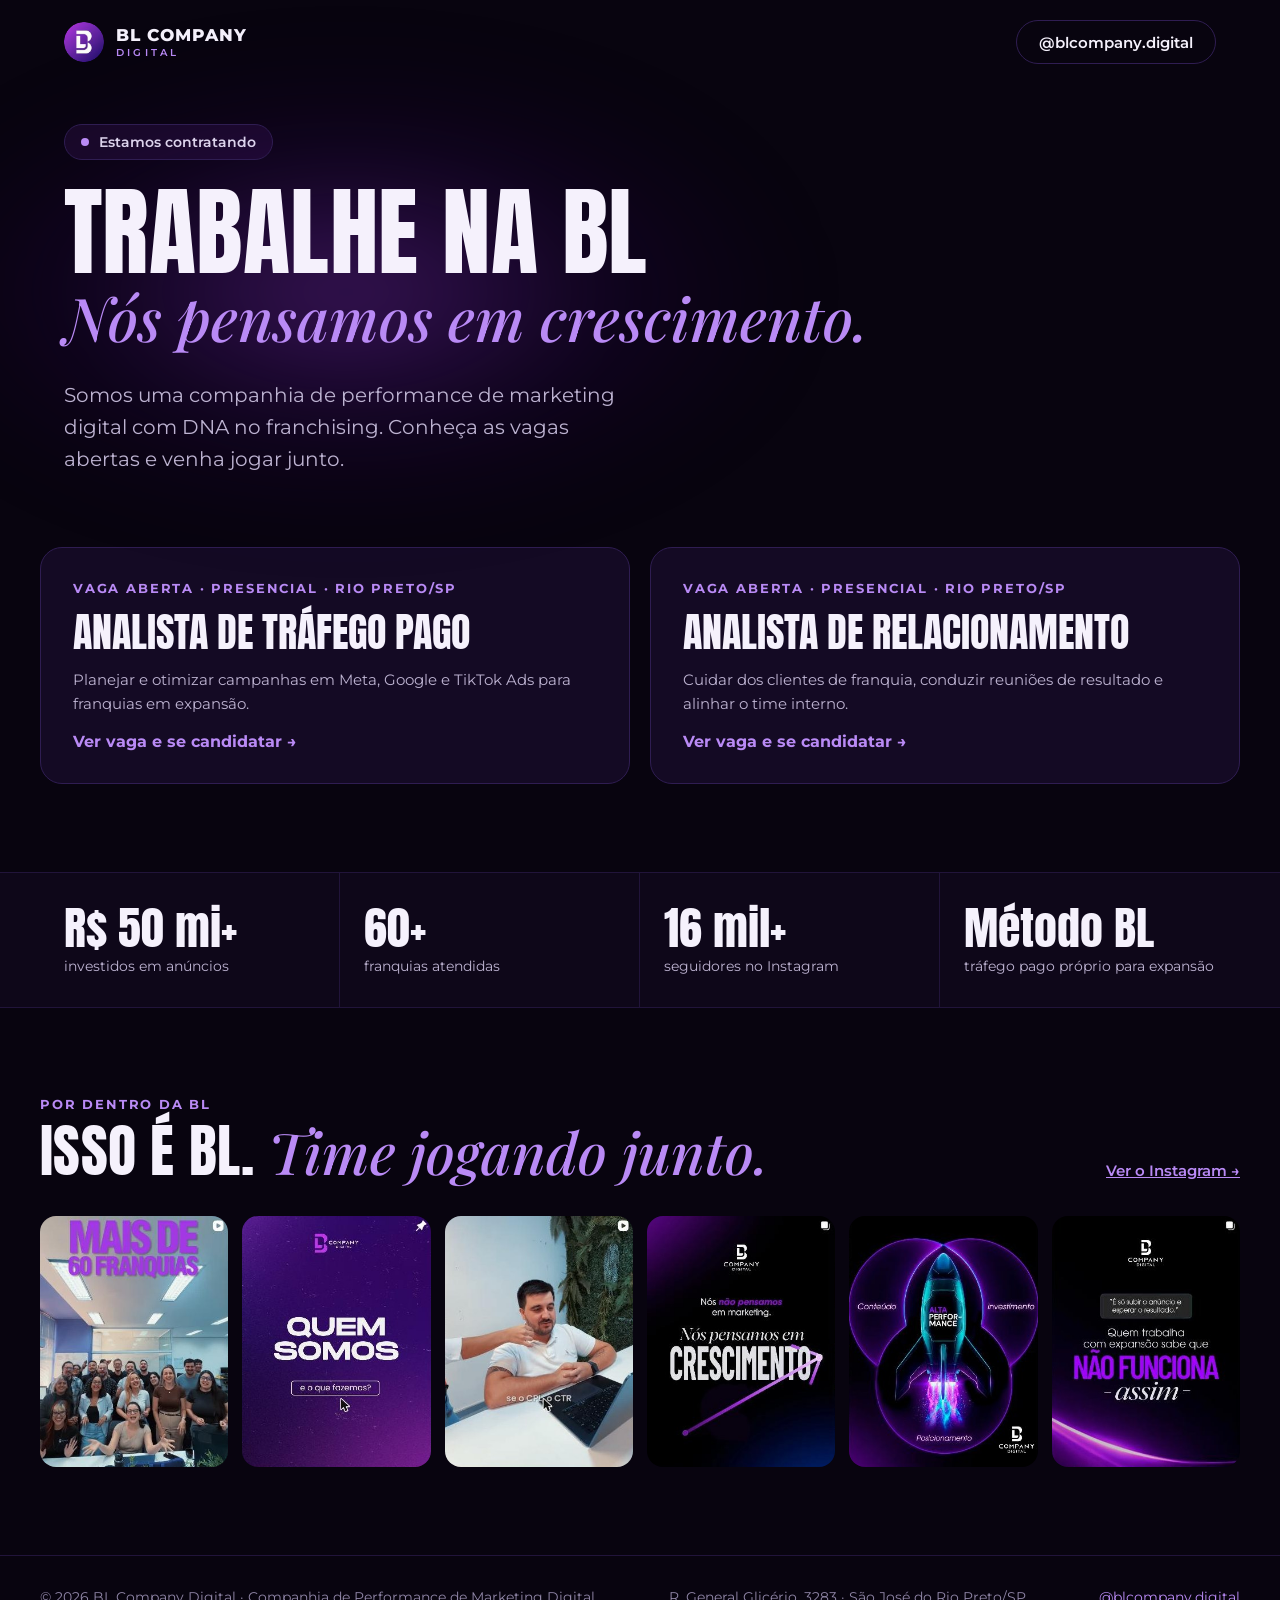
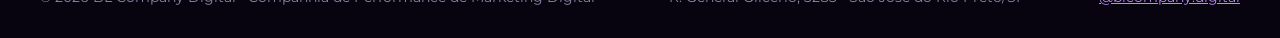
<file: index.html>
<!doctype html>
<html lang="pt-BR">
<head>
<meta charset="utf-8">
<meta name="viewport" content="width=device-width, initial-scale=1">
<title>Vagas | BL Company</title>
<meta name="description" content="Trabalhe na BL Company, companhia de performance de marketing digital com DNA no franchising.">

<meta property="og:title" content="Vagas | BL Company">
<meta property="og:description" content="Trabalhe na BL Company, companhia de performance de marketing digital com DNA no franchising.">
<meta property="og:image" content="/img/quem-somos.jpg">
<meta name="theme-color" content="#08040F">
<link rel="icon" href="/favicon.ico" sizes="any">
<link rel="apple-touch-icon" href="/apple-touch-icon.png">
<link rel="preconnect" href="https://fonts.googleapis.com">
<link rel="preconnect" href="https://fonts.gstatic.com" crossorigin>
<link href="https://fonts.googleapis.com/css2?family=Anton&family=Montserrat:wght@400;500;600;700;800&family=Playfair+Display:ital,wght@1,500&display=swap" rel="stylesheet">
<link rel="stylesheet" href="/assets/style.css">
</head>
<body>

<header class="site-header wrap">
  <a class="brand" href="/" aria-label="BL Company — vagas"><img src="/img/bl-avatar.png" alt="" width="40" height="40"><span><b>BL COMPANY</b><small>DIGITAL</small></span></a>
  <a class="btn btn-ghost" href="https://www.instagram.com/blcompany.digital/" target="_blank" rel="noopener">@blcompany.digital</a>
</header>

<main>
<section class="hero wrap" style="padding-bottom:72px">
  <div class="glow" aria-hidden="true"></div>
  <div class="hero-text">
    <div class="pills"><div class="pill"><i></i>Estamos contratando</div></div>
    <h1 class="display">Trabalhe na BL<span class="serif">Nós pensamos em crescimento.</span></h1>
    <p class="lead">Somos uma companhia de performance de marketing digital com DNA no franchising. Conheça as vagas abertas e venha jogar junto.</p>
  </div>
</section>
<section class="block" style="border-top:0;padding-top:0">
  <div class="wrap">
    <div class="jobs">
      <a class="job" href="/trafego-pago">
        <span class="eyebrow">Vaga aberta · Presencial · Rio Preto/SP</span>
        <h2>Analista de Tráfego Pago</h2>
        <p>Planejar e otimizar campanhas em Meta, Google e TikTok Ads para franquias em expansão.</p>
        <span class="go">Ver vaga e se candidatar →</span>
      </a>
      <a class="job" href="/relacionamento">
        <span class="eyebrow">Vaga aberta · Presencial · Rio Preto/SP</span>
        <h2>Analista de Relacionamento</h2>
        <p>Cuidar dos clientes de franquia, conduzir reuniões de resultado e alinhar o time interno.</p>
        <span class="go">Ver vaga e se candidatar →</span>
      </a>
    </div>
  </div>
</section>
<section class="stats" aria-label="A BL em números">
  <div class="wrap">
    <div class="stat"><b>R$ 50 mi+</b><span>investidos em anúncios</span></div>
    <div class="stat"><b>60+</b><span>franquias atendidas</span></div>
    <div class="stat"><b>16 mil+</b><span>seguidores no Instagram</span></div>
    <div class="stat"><b>Método BL</b><span>tráfego pago próprio para expansão</span></div>
  </div>
</section>

<section class="block">
  <div class="wrap block-inner">
    <div class="block-head">
      <div><span class="eyebrow">Por dentro da BL</span><h2 class="display">Isso é BL. <span class="serif">Time jogando junto.</span></h2></div>
      <a href="https://www.instagram.com/blcompany.digital/" target="_blank" rel="noopener" style="font-weight:600;font-size:15px">Ver o Instagram →</a>
    </div>
    <div class="gallery">
      <a class="card" href="https://www.instagram.com/blcompany.digital/reel/DIT8SNtOM70/" target="_blank" rel="noopener"><img src="/img/time-60-franquias.jpg" alt="Time da BL Company: mais de 60 franquias" loading="lazy" width="330" height="441"></a>
      <a class="card" href="https://www.instagram.com/blcompany.digital/p/DK-CCdJuioU/" target="_blank" rel="noopener"><img src="/img/quem-somos.jpg" alt="Quem somos e o que fazemos" loading="lazy" width="330" height="441"></a>
      <a class="card" href="https://www.instagram.com/blcompany.digital/reel/DexNwJxT2Ug/" target="_blank" rel="noopener"><img src="/img/reel-cpl-ctr.jpg" alt="Bastidores: análise de CPL e CTR" loading="lazy" width="330" height="441"></a>
      <a class="card" href="https://www.instagram.com/blcompany.digital/p/Ddl8QQ5u9r5/" target="_blank" rel="noopener"><img src="/img/crescimento.jpg" alt="Nós não pensamos em marketing, pensamos em crescimento" loading="lazy" width="330" height="441"></a>
      <a class="card" href="https://www.instagram.com/blcompany.digital/reel/DdthFNeBQx0/" target="_blank" rel="noopener"><img src="/img/alta-performance.jpg" alt="Alta performance: conteúdo, investimento e posicionamento" loading="lazy" width="330" height="441"></a>
      <a class="card" href="https://www.instagram.com/blcompany.digital/p/Dcwhl-9FAKM/" target="_blank" rel="noopener"><img src="/img/nao-funciona.jpg" alt="Quem trabalha com expansão sabe que não funciona assim" loading="lazy" width="330" height="441"></a>
    </div>
  </div>
</section>

</main>

<footer class="site-footer">
  <div class="wrap">
    <span>© 2026 BL Company Digital · Companhia de Performance de Marketing Digital</span>
    <span>R. General Glicério, 3283 · São José do Rio Preto/SP</span>
    <a href="https://www.instagram.com/blcompany.digital/" target="_blank" rel="noopener">@blcompany.digital</a>
  </div>
</footer>

</body>
</html>
</file>
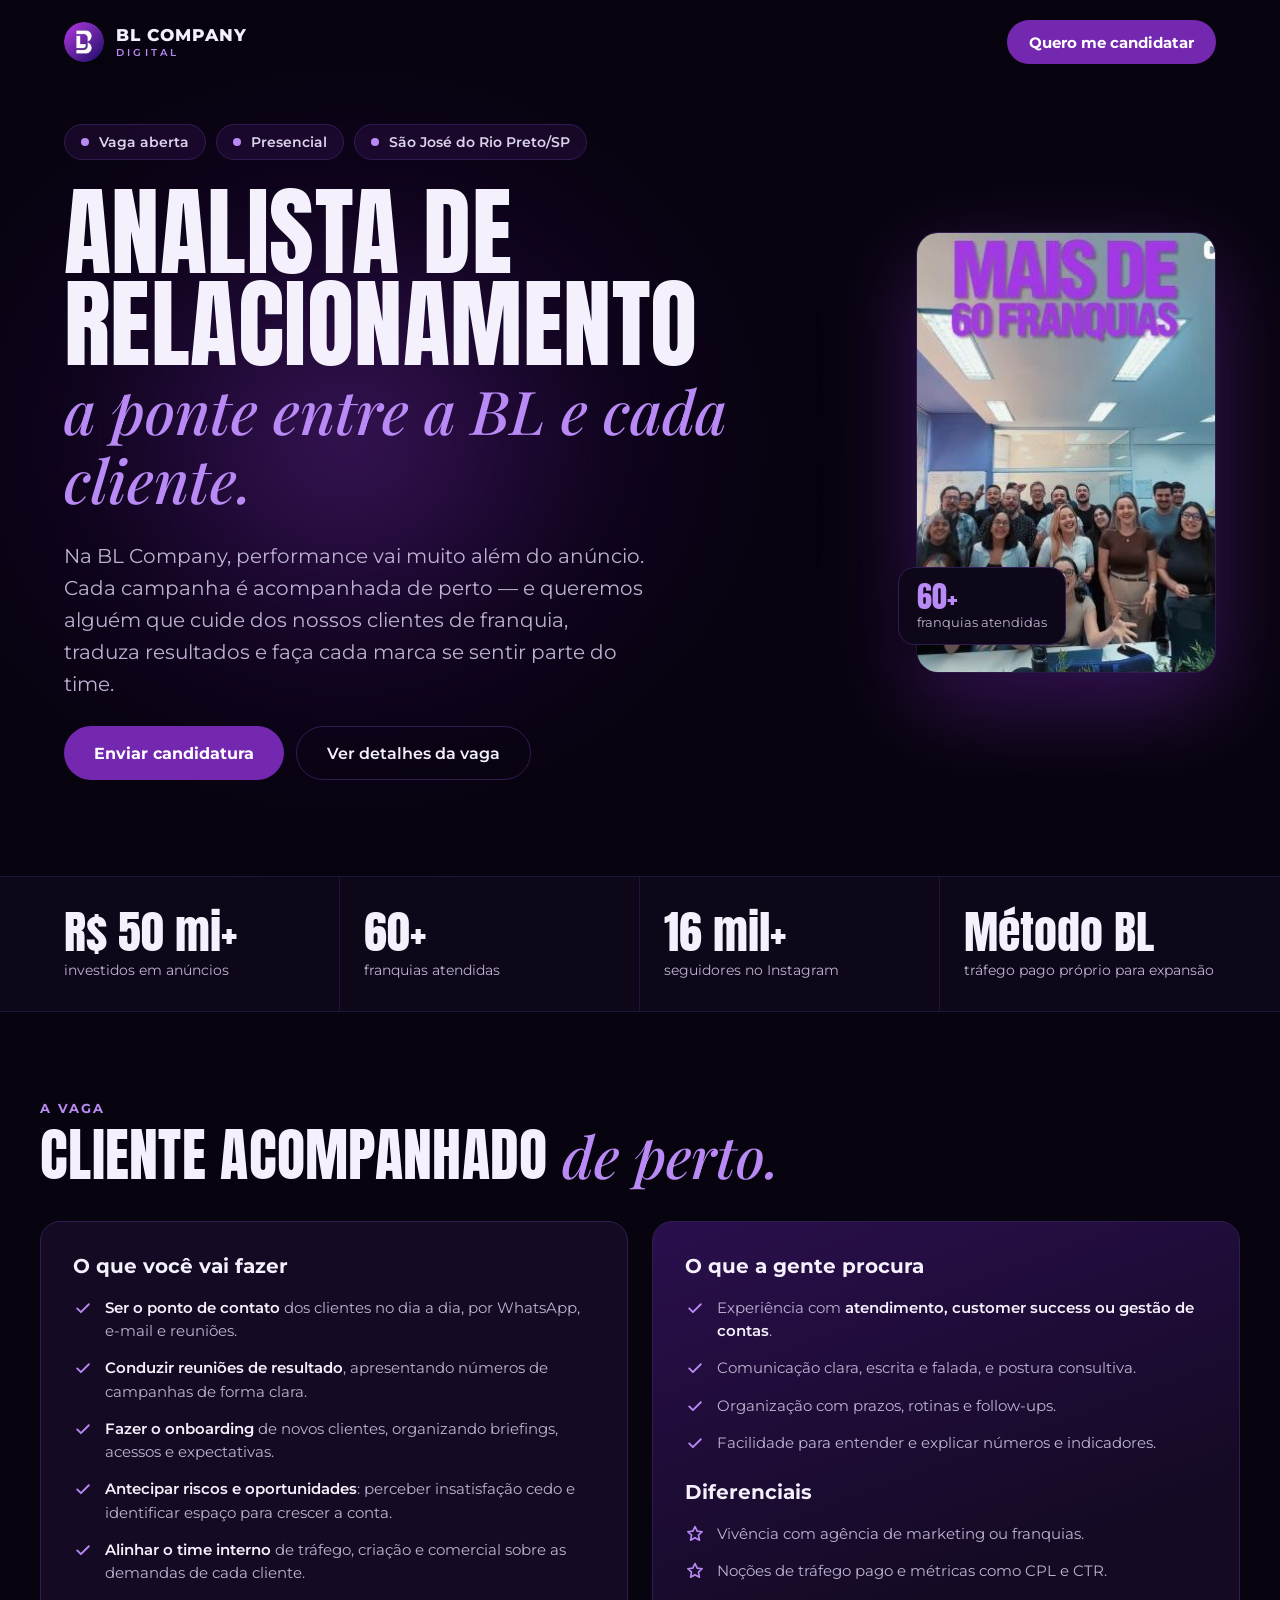
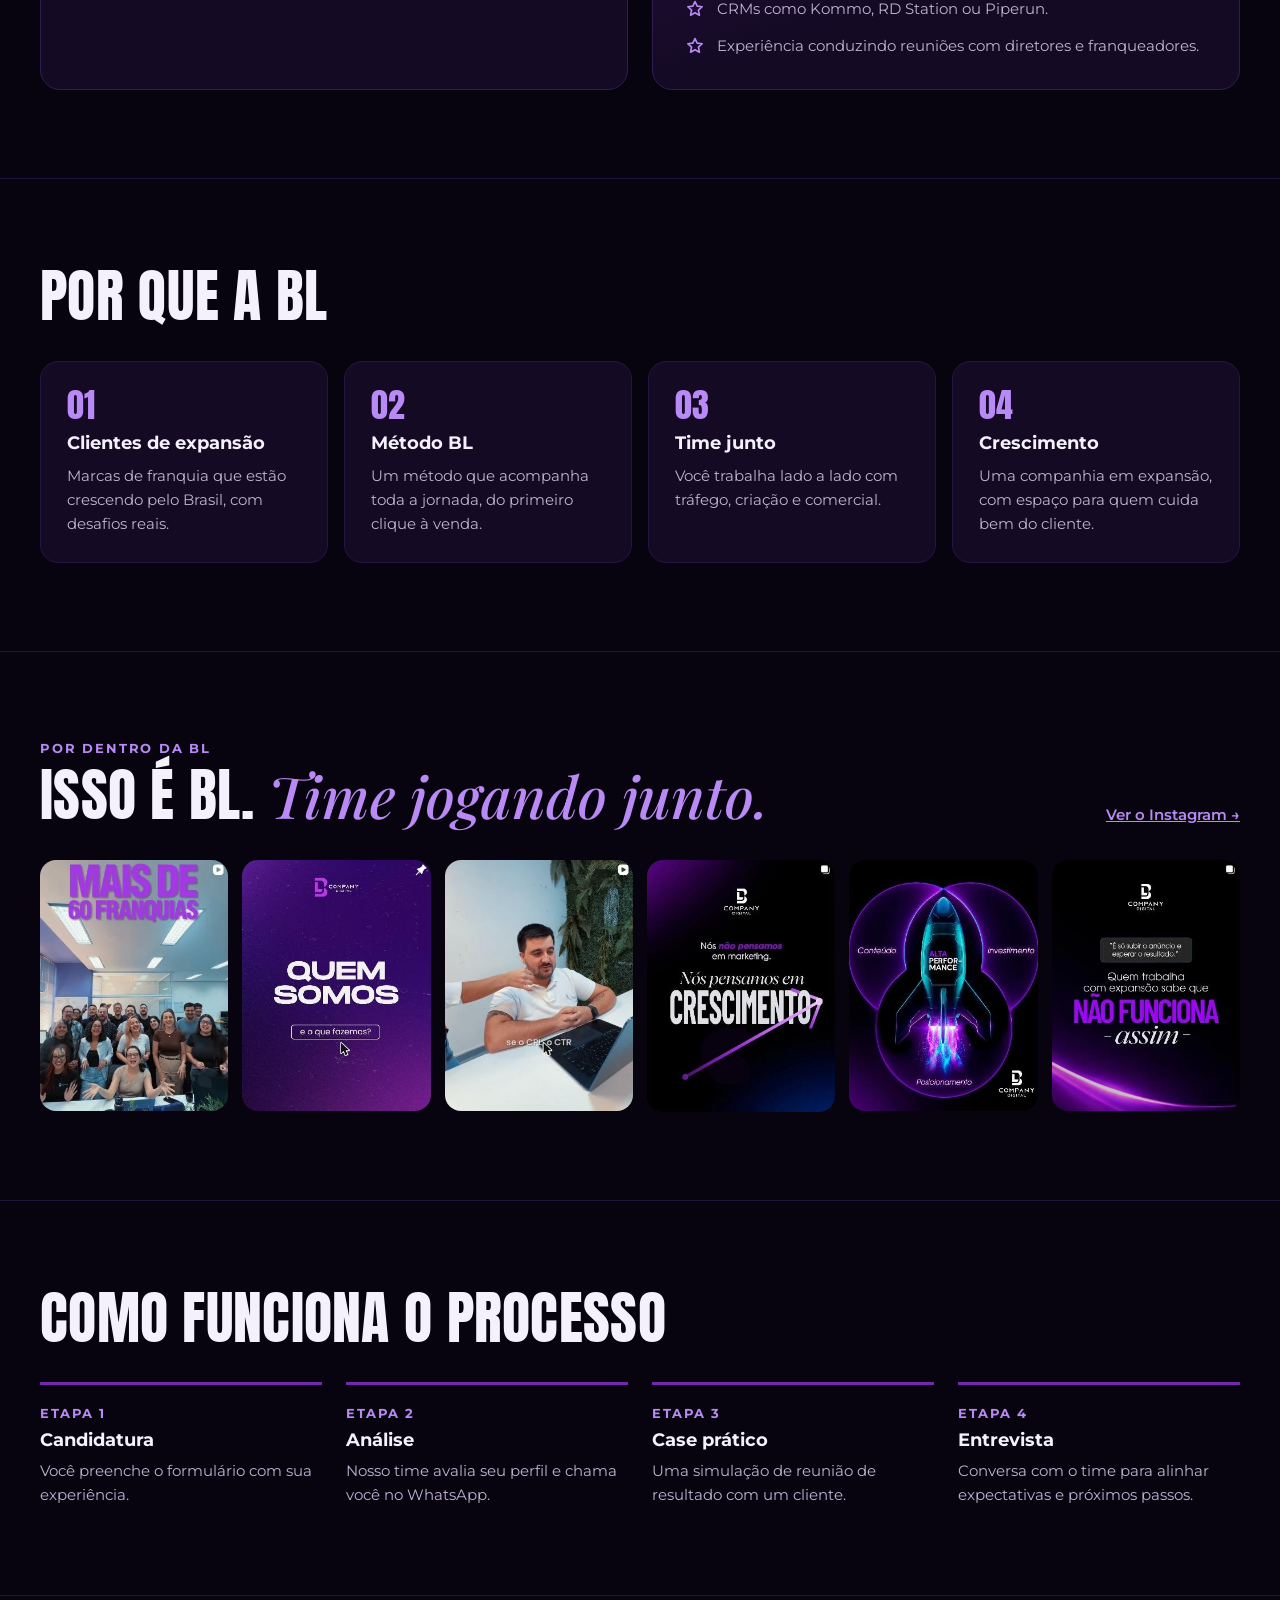
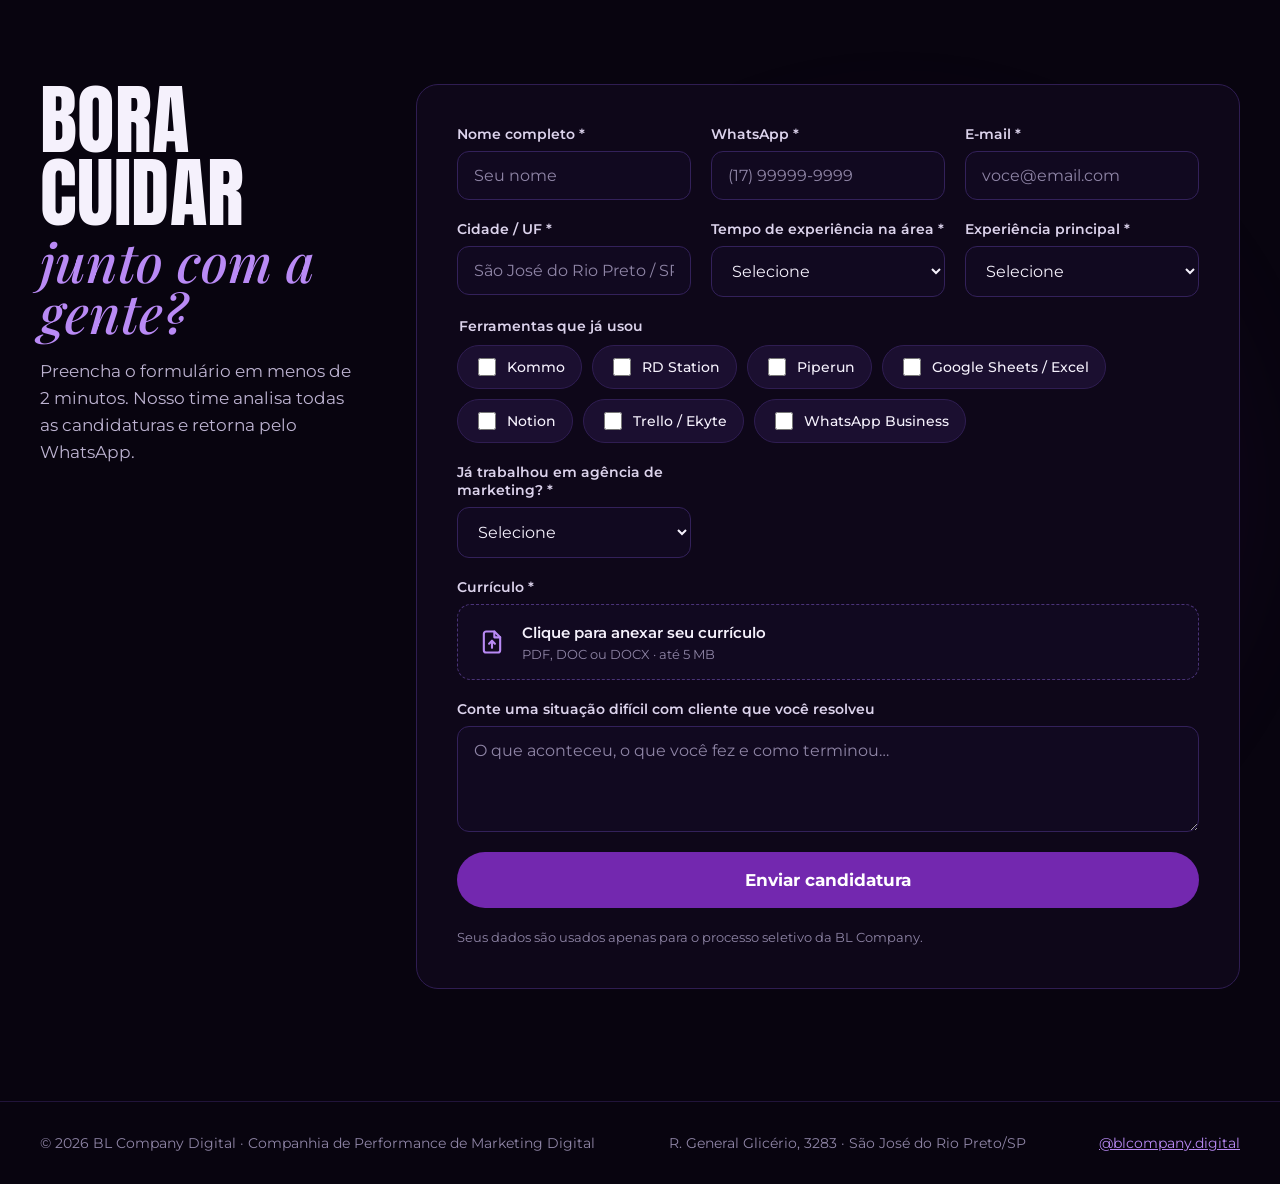
<file: relacionamento/index.html>
<!doctype html>
<html lang="pt-BR">
<head>
<meta charset="utf-8">
<meta name="viewport" content="width=device-width, initial-scale=1">
<title>Vaga: Analista de Relacionamento | BL Company</title>
<meta name="description" content="A BL Company, companhia de performance focada em franchising, está contratando Analista de Relacionamento.">

<meta property="og:title" content="Vaga: Analista de Relacionamento | BL Company">
<meta property="og:description" content="A BL Company, companhia de performance focada em franchising, está contratando Analista de Relacionamento.">
<meta property="og:image" content="/img/time-60-franquias.jpg">
<meta name="theme-color" content="#08040F">
<link rel="icon" href="/favicon.ico" sizes="any">
<link rel="apple-touch-icon" href="/apple-touch-icon.png">
<link rel="preconnect" href="https://fonts.googleapis.com">
<link rel="preconnect" href="https://fonts.gstatic.com" crossorigin>
<link href="https://fonts.googleapis.com/css2?family=Anton&family=Montserrat:wght@400;500;600;700;800&family=Playfair+Display:ital,wght@1,500&display=swap" rel="stylesheet">
<link rel="stylesheet" href="/assets/style.css">
</head>
<body>

<header class="site-header wrap">
  <a class="brand" href="/" aria-label="BL Company — vagas"><img src="/img/bl-avatar.png" alt="" width="40" height="40"><span><b>BL COMPANY</b><small>DIGITAL</small></span></a>
  <a class="btn btn-primary" href="#form">Quero me candidatar</a>
</header>

<main>
<section class="hero wrap">
  <div class="glow" aria-hidden="true"></div>
  <div class="hero-text">
    <div class="pills"><div class="pill"><i></i>Vaga aberta</div><div class="pill"><i></i>Presencial</div><div class="pill"><i></i>São José do Rio Preto/SP</div></div>
    <h1 class="display">Analista de<br>relacionamento<span class="serif">a ponte entre a BL e cada cliente.</span></h1>
    <p class="lead">Na BL Company, performance vai muito além do anúncio. Cada campanha é acompanhada de perto — e queremos alguém que cuide dos nossos clientes de franquia, traduza resultados e faça cada marca se sentir parte do time.</p>
    <div class="actions">
      <a class="btn btn-primary" href="#form">Enviar candidatura</a>
      <a class="btn btn-ghost" href="#vaga">Ver detalhes da vaga</a>
    </div>
  </div>
  <div class="hero-art">
    <img src="/img/time-60-franquias.jpg" alt="Time da BL Company reunido no escritório" width="330" height="441">
    <div class="tag"><b>60+</b><span>franquias atendidas</span></div>
  </div>
</section>

<section class="stats" aria-label="A BL em números">
  <div class="wrap">
    <div class="stat"><b>R$ 50 mi+</b><span>investidos em anúncios</span></div>
    <div class="stat"><b>60+</b><span>franquias atendidas</span></div>
    <div class="stat"><b>16 mil+</b><span>seguidores no Instagram</span></div>
    <div class="stat"><b>Método BL</b><span>tráfego pago próprio para expansão</span></div>
  </div>
</section>

<section id="vaga" class="block">
  <div class="wrap block-inner">
    <div class="block-head"><div><span class="eyebrow">A vaga</span><h2 class="display">Cliente acompanhado <span class="serif">de perto.</span></h2></div></div>
    <div class="split">
      <div class="list-card">
        <h3>O que você vai fazer</h3>
        <ul>
          <li><svg aria-hidden="true" width="20" height="20" viewBox="0 0 24 24" fill="none" stroke="#B98AF5" stroke-width="2.2" stroke-linecap="round" stroke-linejoin="round"><path d="M5 12.5l4.5 4.5L19 7.5"/></svg><span><strong>Ser o ponto de contato</strong> dos clientes no dia a dia, por WhatsApp, e-mail e reuniões.</span></li>
          <li><svg aria-hidden="true" width="20" height="20" viewBox="0 0 24 24" fill="none" stroke="#B98AF5" stroke-width="2.2" stroke-linecap="round" stroke-linejoin="round"><path d="M5 12.5l4.5 4.5L19 7.5"/></svg><span><strong>Conduzir reuniões de resultado</strong>, apresentando números de campanhas de forma clara.</span></li>
          <li><svg aria-hidden="true" width="20" height="20" viewBox="0 0 24 24" fill="none" stroke="#B98AF5" stroke-width="2.2" stroke-linecap="round" stroke-linejoin="round"><path d="M5 12.5l4.5 4.5L19 7.5"/></svg><span><strong>Fazer o onboarding</strong> de novos clientes, organizando briefings, acessos e expectativas.</span></li>
          <li><svg aria-hidden="true" width="20" height="20" viewBox="0 0 24 24" fill="none" stroke="#B98AF5" stroke-width="2.2" stroke-linecap="round" stroke-linejoin="round"><path d="M5 12.5l4.5 4.5L19 7.5"/></svg><span><strong>Antecipar riscos e oportunidades</strong>: perceber insatisfação cedo e identificar espaço para crescer a conta.</span></li>
          <li><svg aria-hidden="true" width="20" height="20" viewBox="0 0 24 24" fill="none" stroke="#B98AF5" stroke-width="2.2" stroke-linecap="round" stroke-linejoin="round"><path d="M5 12.5l4.5 4.5L19 7.5"/></svg><span><strong>Alinhar o time interno</strong> de tráfego, criação e comercial sobre as demandas de cada cliente.</span></li>
        </ul>
      </div>
      <div class="list-card alt">
        <h3>O que a gente procura</h3>
        <ul>
          <li><svg aria-hidden="true" width="20" height="20" viewBox="0 0 24 24" fill="none" stroke="#B98AF5" stroke-width="2.2" stroke-linecap="round" stroke-linejoin="round"><path d="M5 12.5l4.5 4.5L19 7.5"/></svg><span>Experiência com <strong>atendimento, customer success ou gestão de contas</strong>.</span></li>
          <li><svg aria-hidden="true" width="20" height="20" viewBox="0 0 24 24" fill="none" stroke="#B98AF5" stroke-width="2.2" stroke-linecap="round" stroke-linejoin="round"><path d="M5 12.5l4.5 4.5L19 7.5"/></svg><span>Comunicação clara, escrita e falada, e postura consultiva.</span></li>
          <li><svg aria-hidden="true" width="20" height="20" viewBox="0 0 24 24" fill="none" stroke="#B98AF5" stroke-width="2.2" stroke-linecap="round" stroke-linejoin="round"><path d="M5 12.5l4.5 4.5L19 7.5"/></svg><span>Organização com prazos, rotinas e follow-ups.</span></li>
          <li><svg aria-hidden="true" width="20" height="20" viewBox="0 0 24 24" fill="none" stroke="#B98AF5" stroke-width="2.2" stroke-linecap="round" stroke-linejoin="round"><path d="M5 12.5l4.5 4.5L19 7.5"/></svg><span>Facilidade para entender e explicar números e indicadores.</span></li>
        </ul>
        <h3 style="margin-top:8px">Diferenciais</h3>
        <ul>
          <li><svg aria-hidden="true" width="20" height="20" viewBox="0 0 24 24" fill="none" stroke="#B98AF5" stroke-width="2" stroke-linecap="round" stroke-linejoin="round"><path d="M12 3l2.6 5.6 6 .7-4.5 4.1 1.2 6L12 16.4 6.7 19.4l1.2-6L3.4 9.3l6-.7z"/></svg><span>Vivência com agência de marketing ou franquias.</span></li>
          <li><svg aria-hidden="true" width="20" height="20" viewBox="0 0 24 24" fill="none" stroke="#B98AF5" stroke-width="2" stroke-linecap="round" stroke-linejoin="round"><path d="M12 3l2.6 5.6 6 .7-4.5 4.1 1.2 6L12 16.4 6.7 19.4l1.2-6L3.4 9.3l6-.7z"/></svg><span>Noções de tráfego pago e métricas como CPL e CTR.</span></li>
          <li><svg aria-hidden="true" width="20" height="20" viewBox="0 0 24 24" fill="none" stroke="#B98AF5" stroke-width="2" stroke-linecap="round" stroke-linejoin="round"><path d="M12 3l2.6 5.6 6 .7-4.5 4.1 1.2 6L12 16.4 6.7 19.4l1.2-6L3.4 9.3l6-.7z"/></svg><span>CRMs como Kommo, RD Station ou Piperun.</span></li>
          <li><svg aria-hidden="true" width="20" height="20" viewBox="0 0 24 24" fill="none" stroke="#B98AF5" stroke-width="2" stroke-linecap="round" stroke-linejoin="round"><path d="M12 3l2.6 5.6 6 .7-4.5 4.1 1.2 6L12 16.4 6.7 19.4l1.2-6L3.4 9.3l6-.7z"/></svg><span>Experiência conduzindo reuniões com diretores e franqueadores.</span></li>
        </ul>
      </div>
    </div>
  </div>
</section>

<section class="block">
  <div class="wrap block-inner">
    <h2 class="display">Por que a BL</h2>
    <div class="perks">
      <div class="perk"><b>01</b><h3>Clientes de expansão</h3><p>Marcas de franquia que estão crescendo pelo Brasil, com desafios reais.</p></div>
      <div class="perk"><b>02</b><h3>Método BL</h3><p>Um método que acompanha toda a jornada, do primeiro clique à venda.</p></div>
      <div class="perk"><b>03</b><h3>Time junto</h3><p>Você trabalha lado a lado com tráfego, criação e comercial.</p></div>
      <div class="perk"><b>04</b><h3>Crescimento</h3><p>Uma companhia em expansão, com espaço para quem cuida bem do cliente.</p></div>
    </div>
  </div>
</section>

<section class="block">
  <div class="wrap block-inner">
    <div class="block-head">
      <div><span class="eyebrow">Por dentro da BL</span><h2 class="display">Isso é BL. <span class="serif">Time jogando junto.</span></h2></div>
      <a href="https://www.instagram.com/blcompany.digital/" target="_blank" rel="noopener" style="font-weight:600;font-size:15px">Ver o Instagram →</a>
    </div>
    <div class="gallery">
      <a class="card" href="https://www.instagram.com/blcompany.digital/reel/DIT8SNtOM70/" target="_blank" rel="noopener"><img src="/img/time-60-franquias.jpg" alt="Time da BL Company: mais de 60 franquias" loading="lazy" width="330" height="441"></a>
      <a class="card" href="https://www.instagram.com/blcompany.digital/p/DK-CCdJuioU/" target="_blank" rel="noopener"><img src="/img/quem-somos.jpg" alt="Quem somos e o que fazemos" loading="lazy" width="330" height="441"></a>
      <a class="card" href="https://www.instagram.com/blcompany.digital/reel/DexNwJxT2Ug/" target="_blank" rel="noopener"><img src="/img/reel-cpl-ctr.jpg" alt="Bastidores: análise de CPL e CTR" loading="lazy" width="330" height="441"></a>
      <a class="card" href="https://www.instagram.com/blcompany.digital/p/Ddl8QQ5u9r5/" target="_blank" rel="noopener"><img src="/img/crescimento.jpg" alt="Nós não pensamos em marketing, pensamos em crescimento" loading="lazy" width="330" height="441"></a>
      <a class="card" href="https://www.instagram.com/blcompany.digital/reel/DdthFNeBQx0/" target="_blank" rel="noopener"><img src="/img/alta-performance.jpg" alt="Alta performance: conteúdo, investimento e posicionamento" loading="lazy" width="330" height="441"></a>
      <a class="card" href="https://www.instagram.com/blcompany.digital/p/Dcwhl-9FAKM/" target="_blank" rel="noopener"><img src="/img/nao-funciona.jpg" alt="Quem trabalha com expansão sabe que não funciona assim" loading="lazy" width="330" height="441"></a>
    </div>
  </div>
</section>

<section class="block">
  <div class="wrap block-inner">
    <h2 class="display">Como funciona o processo</h2>
    <div class="steps">
      <div class="step"><span>Etapa 1</span><h3>Candidatura</h3><p>Você preenche o formulário com sua experiência.</p></div>
      <div class="step"><span>Etapa 2</span><h3>Análise</h3><p>Nosso time avalia seu perfil e chama você no WhatsApp.</p></div>
      <div class="step"><span>Etapa 3</span><h3>Case prático</h3><p>Uma simulação de reunião de resultado com um cliente.</p></div>
      <div class="step"><span>Etapa 4</span><h3>Entrevista</h3><p>Conversa com o time para alinhar expectativas e próximos passos.</p></div>
    </div>
  </div>
</section>

<section id="form" class="block">
  <div class="glow" aria-hidden="true"></div>
  <div class="wrap form-layout">
    <div class="form-intro">
      <h2 class="display">Bora cuidar<span class="serif">junto com a gente?</span></h2>
      <p class="lead" style="font-size:17px;max-width:420px">Preencha o formulário em menos de 2 minutos. Nosso time analisa todas as candidaturas e retorna pelo WhatsApp.</p>
    </div>
    <div class="form-box">
      <form id="bl-form" enctype="multipart/form-data" data-vaga="Analista de Relacionamento" data-obrigado="/relacionamento/obrigado" novalidate>
        <div class="field"><label for="bl-nome">Nome completo *</label><input id="bl-nome" name="nome" type="text" autocomplete="name" placeholder="Seu nome" data-req="Preencha seu nome."></div>
        <div class="field"><label for="bl-tel">WhatsApp *</label><input id="bl-tel" name="whatsapp" type="tel" inputmode="numeric" autocomplete="tel" placeholder="(17) 99999-9999" data-req="Informe um WhatsApp válido com DDD."></div>
        <div class="field"><label for="bl-email">E-mail *</label><input id="bl-email" name="email" type="email" autocomplete="email" placeholder="voce@email.com" data-req="Informe um e-mail válido."></div>
        <div class="field"><label for="bl-cidade">Cidade / UF *</label><input id="bl-cidade" name="cidade" type="text" placeholder="São José do Rio Preto / SP" data-req="Informe sua cidade."></div>
        <div class="field"><label for="bl-exp">Tempo de experiência na área *</label><select id="bl-exp" name="experiencia" data-req="Selecione seu tempo de experiência."><option value="">Selecione</option><option>Menos de 1 ano</option><option>1 a 2 anos</option><option>3 a 5 anos</option><option>Mais de 5 anos</option></select></div>
        <div class="field"><label for="bl-area">Experiência principal *</label><select id="bl-area" name="area_experiencia" data-req="Selecione sua experiência principal."><option value="">Selecione</option><option>Customer success</option><option>Atendimento ao cliente</option><option>Gestão de contas (agência)</option><option>Comercial / pós-venda</option><option>Outra</option></select></div>
        <fieldset class="full">
          <legend>Ferramentas que já usou</legend>
          <div class="chips">
            <label class="chip"><input type="checkbox" name="ferramentas" value="Kommo">Kommo</label>
            <label class="chip"><input type="checkbox" name="ferramentas" value="RD Station">RD Station</label>
            <label class="chip"><input type="checkbox" name="ferramentas" value="Piperun">Piperun</label>
            <label class="chip"><input type="checkbox" name="ferramentas" value="Google Sheets / Excel">Google Sheets / Excel</label>
            <label class="chip"><input type="checkbox" name="ferramentas" value="Notion">Notion</label>
            <label class="chip"><input type="checkbox" name="ferramentas" value="Trello / Ekyte">Trello / Ekyte</label>
            <label class="chip"><input type="checkbox" name="ferramentas" value="WhatsApp Business">WhatsApp Business</label>
          </div>
        </fieldset>
        <div class="field"><label for="bl-ag">Já trabalhou em agência de marketing? *</label><select id="bl-ag" name="ja_trabalhou_agencia" data-req="Informe se já trabalhou em agência."><option value="">Selecione</option><option>Sim</option><option>Não</option></select></div>
        <div class="field full"><label for="bl-cv">Currículo *</label>
          <label class="upload" for="bl-cv">
            <input id="bl-cv" name="curriculo" type="file" accept=".pdf,.doc,.docx,application/pdf,application/msword,application/vnd.openxmlformats-officedocument.wordprocessingml.document" data-req="Anexe seu currículo." data-file>
            <svg aria-hidden="true" width="28" height="28" viewBox="0 0 24 24" fill="none" stroke="#B98AF5" stroke-width="1.8" stroke-linecap="round" stroke-linejoin="round"><path d="M14 3H7a2 2 0 0 0-2 2v14a2 2 0 0 0 2 2h10a2 2 0 0 0 2-2V8z"/><path d="M14 3v5h5"/><path d="M12 17v-6"/><path d="M9.5 13.5L12 11l2.5 2.5"/></svg>
            <span class="upload-text"><strong data-file-name>Clique para anexar seu currículo</strong><small>PDF, DOC ou DOCX · até 5 MB</small></span>
          </label>
        </div>
        <div class="field full"><label for="bl-msg">Conte uma situação difícil com cliente que você resolveu</label><textarea id="bl-msg" name="mensagem" rows="4" placeholder="O que aconteceu, o que você fez e como terminou…"></textarea></div>
        <p class="error full" id="bl-error" role="alert" hidden></p>
        <button type="submit" class="btn btn-primary full" style="font-size:17px;min-height:56px">Enviar candidatura</button>
        <p class="note full">Seus dados são usados apenas para o processo seletivo da BL Company.</p>
      </form>
    </div>
  </div>
</section>
</main>

<footer class="site-footer">
  <div class="wrap">
    <span>© 2026 BL Company Digital · Companhia de Performance de Marketing Digital</span>
    <span>R. General Glicério, 3283 · São José do Rio Preto/SP</span>
    <a href="https://www.instagram.com/blcompany.digital/" target="_blank" rel="noopener">@blcompany.digital</a>
  </div>
</footer>

<script src="/assets/form.js"></script>
</body>
</html>
</file>
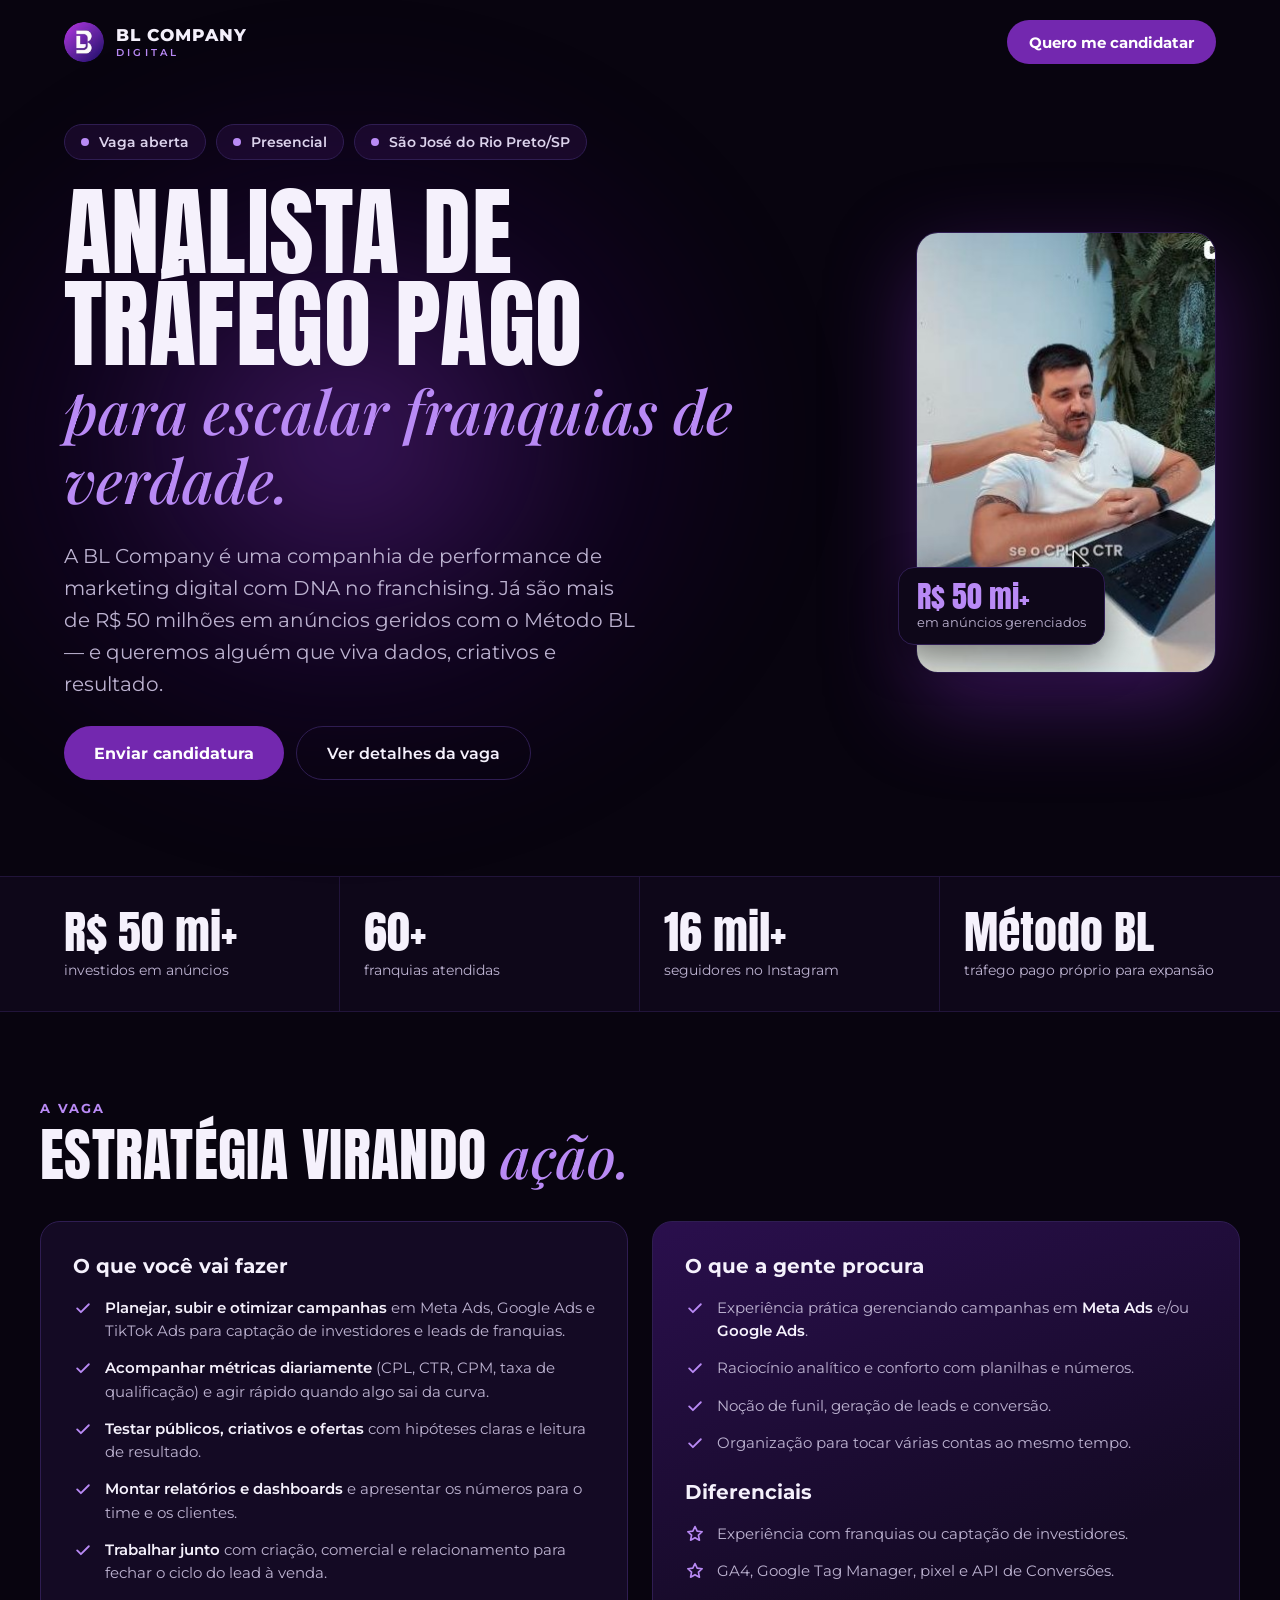
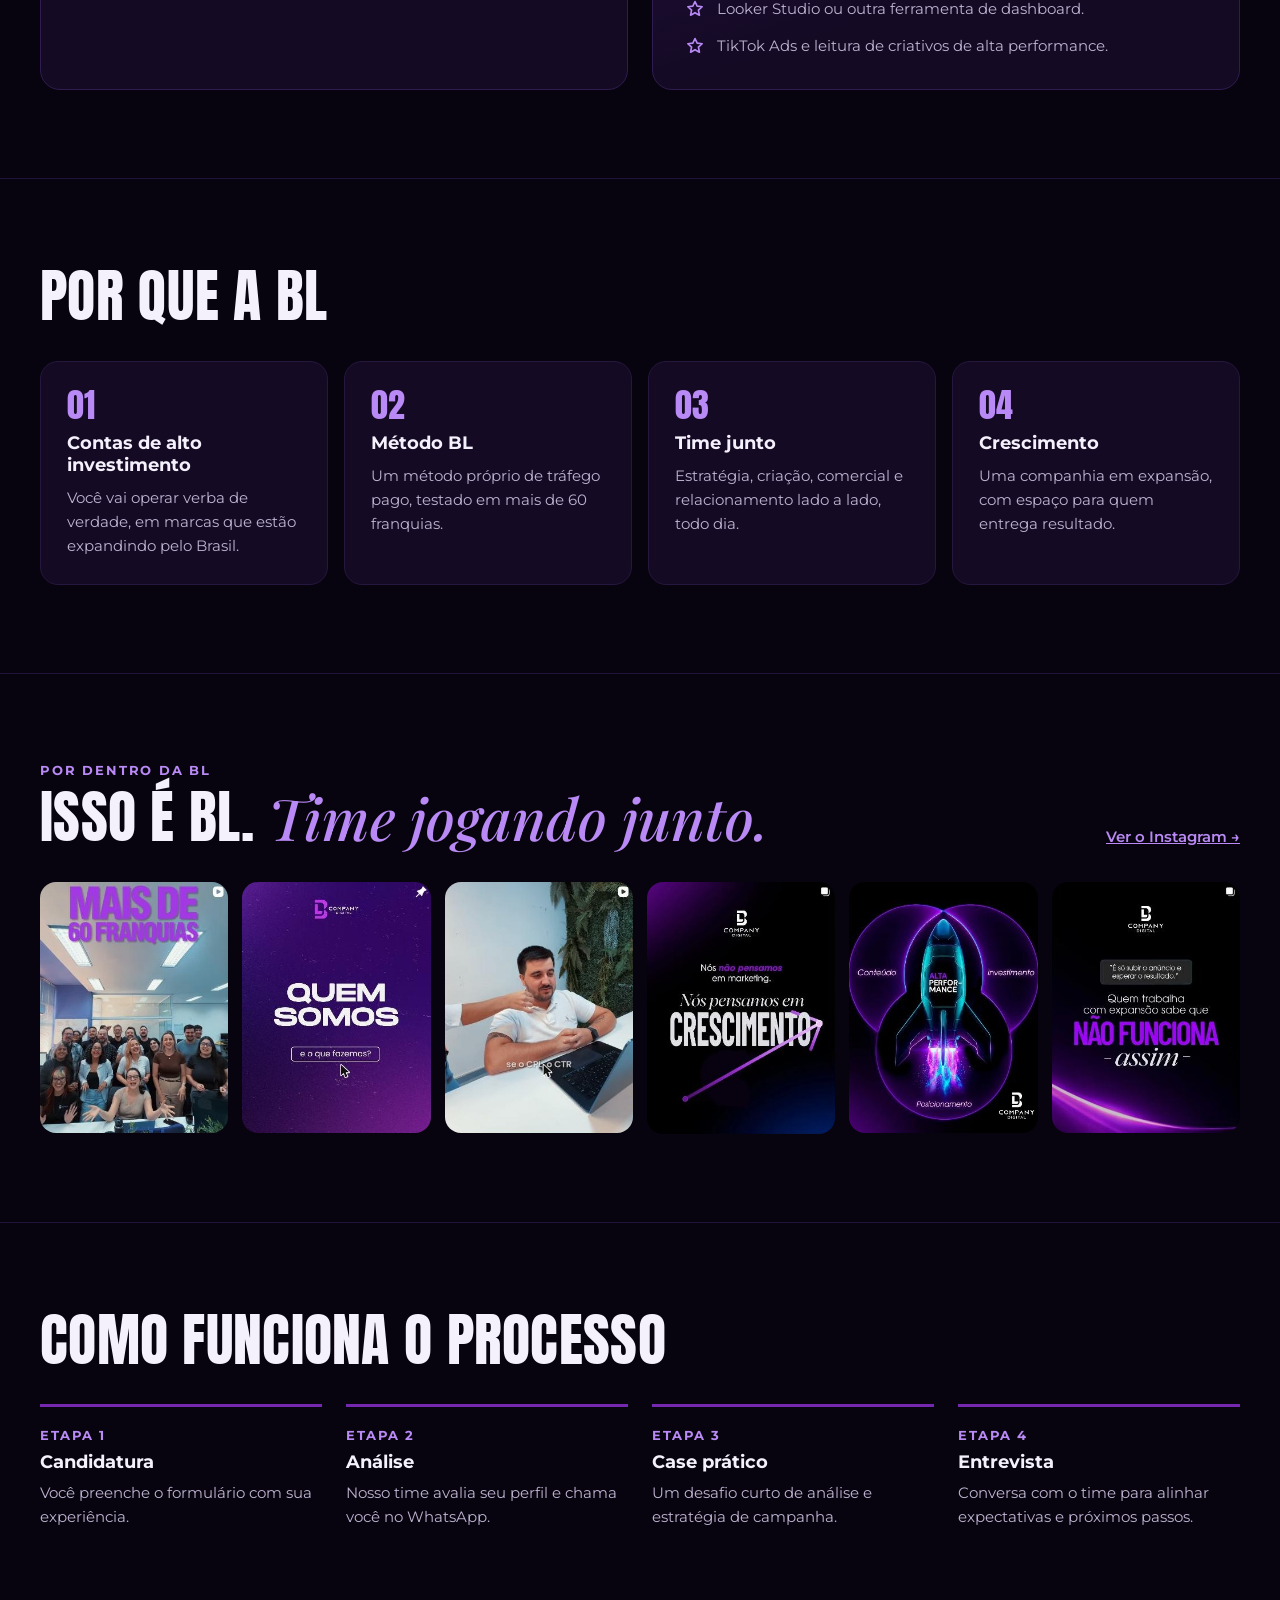
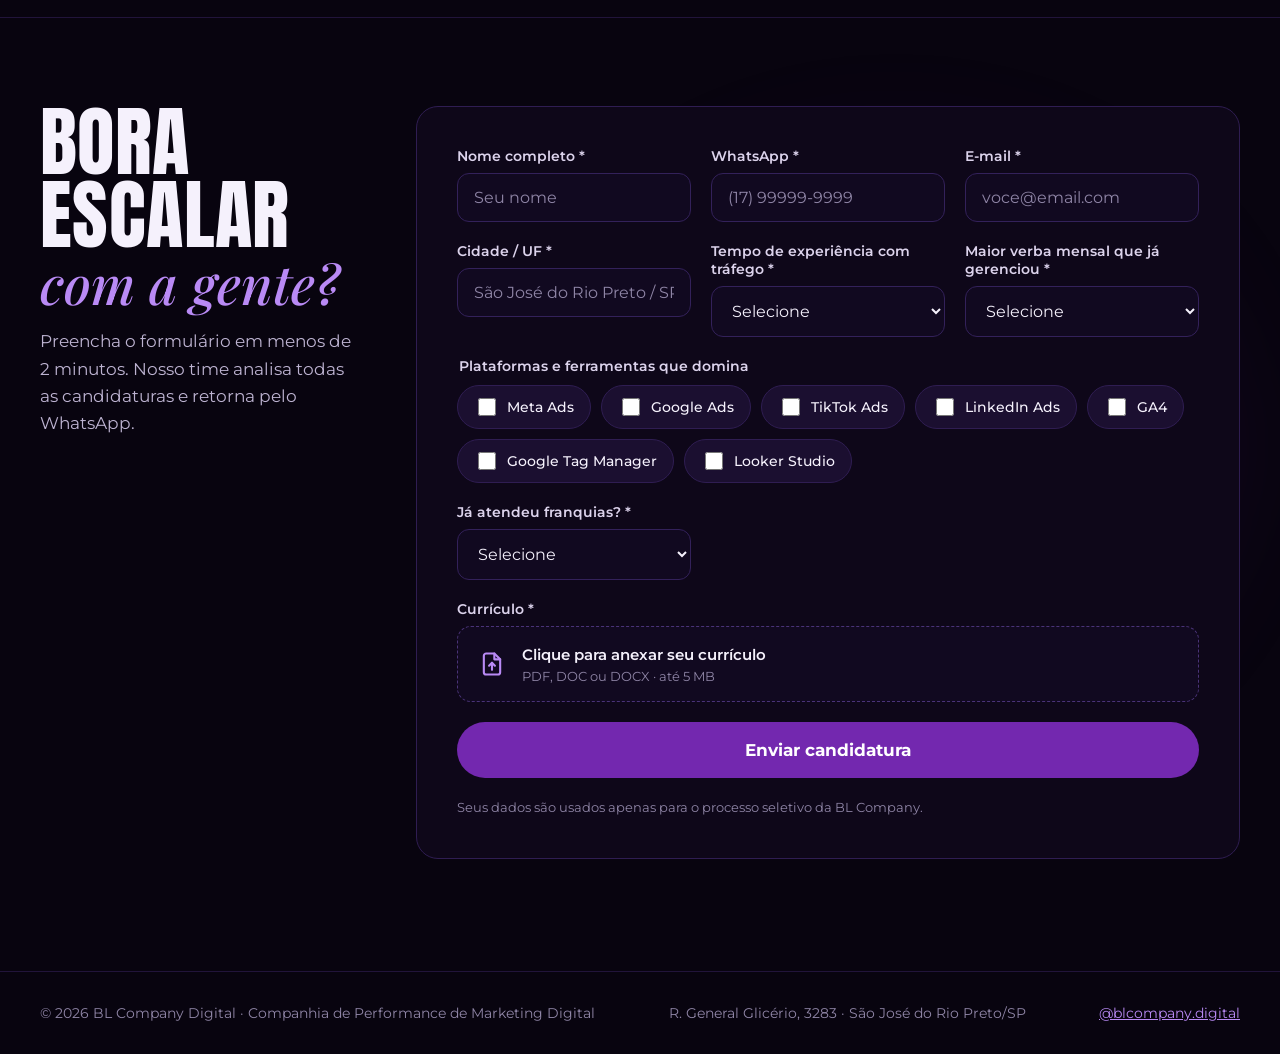
<file: trafego-pago/index.html>
<!doctype html>
<html lang="pt-BR">
<head>
<meta charset="utf-8">
<meta name="viewport" content="width=device-width, initial-scale=1">
<title>Vaga: Analista de Tráfego Pago | BL Company</title>
<meta name="description" content="A BL Company, companhia de performance focada em franchising, está contratando Analista de Tráfego Pago.">

<meta property="og:title" content="Vaga: Analista de Tráfego Pago | BL Company">
<meta property="og:description" content="A BL Company, companhia de performance focada em franchising, está contratando Analista de Tráfego Pago.">
<meta property="og:image" content="/img/reel-cpl-ctr.jpg">
<meta name="theme-color" content="#08040F">
<link rel="icon" href="/favicon.ico" sizes="any">
<link rel="apple-touch-icon" href="/apple-touch-icon.png">
<link rel="preconnect" href="https://fonts.googleapis.com">
<link rel="preconnect" href="https://fonts.gstatic.com" crossorigin>
<link href="https://fonts.googleapis.com/css2?family=Anton&family=Montserrat:wght@400;500;600;700;800&family=Playfair+Display:ital,wght@1,500&display=swap" rel="stylesheet">
<link rel="stylesheet" href="/assets/style.css">
</head>
<body>

<header class="site-header wrap">
  <a class="brand" href="/" aria-label="BL Company — vagas"><img src="/img/bl-avatar.png" alt="" width="40" height="40"><span><b>BL COMPANY</b><small>DIGITAL</small></span></a>
  <a class="btn btn-primary" href="#form">Quero me candidatar</a>
</header>

<main>
<section class="hero wrap">
  <div class="glow" aria-hidden="true"></div>
  <div class="hero-text">
    <div class="pills"><div class="pill"><i></i>Vaga aberta</div><div class="pill"><i></i>Presencial</div><div class="pill"><i></i>São José do Rio Preto/SP</div></div>
    <h1 class="display">Analista de<br>tráfego pago<span class="serif">para escalar franquias de verdade.</span></h1>
    <p class="lead">A BL Company é uma companhia de performance de marketing digital com DNA no franchising. Já são mais de R$ 50 milhões em anúncios geridos com o Método BL — e queremos alguém que viva dados, criativos e resultado.</p>
    <div class="actions">
      <a class="btn btn-primary" href="#form">Enviar candidatura</a>
      <a class="btn btn-ghost" href="#vaga">Ver detalhes da vaga</a>
    </div>
  </div>
  <div class="hero-art">
    <img src="/img/reel-cpl-ctr.jpg" alt="Analista da BL Company em reunião falando sobre CPL e CTR" width="330" height="441">
    <div class="tag"><b>R$ 50 mi+</b><span>em anúncios gerenciados</span></div>
  </div>
</section>

<section class="stats" aria-label="A BL em números">
  <div class="wrap">
    <div class="stat"><b>R$ 50 mi+</b><span>investidos em anúncios</span></div>
    <div class="stat"><b>60+</b><span>franquias atendidas</span></div>
    <div class="stat"><b>16 mil+</b><span>seguidores no Instagram</span></div>
    <div class="stat"><b>Método BL</b><span>tráfego pago próprio para expansão</span></div>
  </div>
</section>

<section id="vaga" class="block">
  <div class="wrap block-inner">
    <div class="block-head"><div><span class="eyebrow">A vaga</span><h2 class="display">Estratégia virando <span class="serif">ação.</span></h2></div></div>
    <div class="split">
      <div class="list-card">
        <h3>O que você vai fazer</h3>
        <ul>
          <li><svg aria-hidden="true" width="20" height="20" viewBox="0 0 24 24" fill="none" stroke="#B98AF5" stroke-width="2.2" stroke-linecap="round" stroke-linejoin="round"><path d="M5 12.5l4.5 4.5L19 7.5"/></svg><span><strong>Planejar, subir e otimizar campanhas</strong> em Meta Ads, Google Ads e TikTok Ads para captação de investidores e leads de franquias.</span></li>
          <li><svg aria-hidden="true" width="20" height="20" viewBox="0 0 24 24" fill="none" stroke="#B98AF5" stroke-width="2.2" stroke-linecap="round" stroke-linejoin="round"><path d="M5 12.5l4.5 4.5L19 7.5"/></svg><span><strong>Acompanhar métricas diariamente</strong> (CPL, CTR, CPM, taxa de qualificação) e agir rápido quando algo sai da curva.</span></li>
          <li><svg aria-hidden="true" width="20" height="20" viewBox="0 0 24 24" fill="none" stroke="#B98AF5" stroke-width="2.2" stroke-linecap="round" stroke-linejoin="round"><path d="M5 12.5l4.5 4.5L19 7.5"/></svg><span><strong>Testar públicos, criativos e ofertas</strong> com hipóteses claras e leitura de resultado.</span></li>
          <li><svg aria-hidden="true" width="20" height="20" viewBox="0 0 24 24" fill="none" stroke="#B98AF5" stroke-width="2.2" stroke-linecap="round" stroke-linejoin="round"><path d="M5 12.5l4.5 4.5L19 7.5"/></svg><span><strong>Montar relatórios e dashboards</strong> e apresentar os números para o time e os clientes.</span></li>
          <li><svg aria-hidden="true" width="20" height="20" viewBox="0 0 24 24" fill="none" stroke="#B98AF5" stroke-width="2.2" stroke-linecap="round" stroke-linejoin="round"><path d="M5 12.5l4.5 4.5L19 7.5"/></svg><span><strong>Trabalhar junto</strong> com criação, comercial e relacionamento para fechar o ciclo do lead à venda.</span></li>
        </ul>
      </div>
      <div class="list-card alt">
        <h3>O que a gente procura</h3>
        <ul>
          <li><svg aria-hidden="true" width="20" height="20" viewBox="0 0 24 24" fill="none" stroke="#B98AF5" stroke-width="2.2" stroke-linecap="round" stroke-linejoin="round"><path d="M5 12.5l4.5 4.5L19 7.5"/></svg><span>Experiência prática gerenciando campanhas em <strong>Meta Ads</strong> e/ou <strong>Google Ads</strong>.</span></li>
          <li><svg aria-hidden="true" width="20" height="20" viewBox="0 0 24 24" fill="none" stroke="#B98AF5" stroke-width="2.2" stroke-linecap="round" stroke-linejoin="round"><path d="M5 12.5l4.5 4.5L19 7.5"/></svg><span>Raciocínio analítico e conforto com planilhas e números.</span></li>
          <li><svg aria-hidden="true" width="20" height="20" viewBox="0 0 24 24" fill="none" stroke="#B98AF5" stroke-width="2.2" stroke-linecap="round" stroke-linejoin="round"><path d="M5 12.5l4.5 4.5L19 7.5"/></svg><span>Noção de funil, geração de leads e conversão.</span></li>
          <li><svg aria-hidden="true" width="20" height="20" viewBox="0 0 24 24" fill="none" stroke="#B98AF5" stroke-width="2.2" stroke-linecap="round" stroke-linejoin="round"><path d="M5 12.5l4.5 4.5L19 7.5"/></svg><span>Organização para tocar várias contas ao mesmo tempo.</span></li>
        </ul>
        <h3 style="margin-top:8px">Diferenciais</h3>
        <ul>
          <li><svg aria-hidden="true" width="20" height="20" viewBox="0 0 24 24" fill="none" stroke="#B98AF5" stroke-width="2" stroke-linecap="round" stroke-linejoin="round"><path d="M12 3l2.6 5.6 6 .7-4.5 4.1 1.2 6L12 16.4 6.7 19.4l1.2-6L3.4 9.3l6-.7z"/></svg><span>Experiência com franquias ou captação de investidores.</span></li>
          <li><svg aria-hidden="true" width="20" height="20" viewBox="0 0 24 24" fill="none" stroke="#B98AF5" stroke-width="2" stroke-linecap="round" stroke-linejoin="round"><path d="M12 3l2.6 5.6 6 .7-4.5 4.1 1.2 6L12 16.4 6.7 19.4l1.2-6L3.4 9.3l6-.7z"/></svg><span>GA4, Google Tag Manager, pixel e API de Conversões.</span></li>
          <li><svg aria-hidden="true" width="20" height="20" viewBox="0 0 24 24" fill="none" stroke="#B98AF5" stroke-width="2" stroke-linecap="round" stroke-linejoin="round"><path d="M12 3l2.6 5.6 6 .7-4.5 4.1 1.2 6L12 16.4 6.7 19.4l1.2-6L3.4 9.3l6-.7z"/></svg><span>Looker Studio ou outra ferramenta de dashboard.</span></li>
          <li><svg aria-hidden="true" width="20" height="20" viewBox="0 0 24 24" fill="none" stroke="#B98AF5" stroke-width="2" stroke-linecap="round" stroke-linejoin="round"><path d="M12 3l2.6 5.6 6 .7-4.5 4.1 1.2 6L12 16.4 6.7 19.4l1.2-6L3.4 9.3l6-.7z"/></svg><span>TikTok Ads e leitura de criativos de alta performance.</span></li>
        </ul>
      </div>
    </div>
  </div>
</section>

<section class="block">
  <div class="wrap block-inner">
    <h2 class="display">Por que a BL</h2>
    <div class="perks">
      <div class="perk"><b>01</b><h3>Contas de alto investimento</h3><p>Você vai operar verba de verdade, em marcas que estão expandindo pelo Brasil.</p></div>
      <div class="perk"><b>02</b><h3>Método BL</h3><p>Um método próprio de tráfego pago, testado em mais de 60 franquias.</p></div>
      <div class="perk"><b>03</b><h3>Time junto</h3><p>Estratégia, criação, comercial e relacionamento lado a lado, todo dia.</p></div>
      <div class="perk"><b>04</b><h3>Crescimento</h3><p>Uma companhia em expansão, com espaço para quem entrega resultado.</p></div>
    </div>
  </div>
</section>

<section class="block">
  <div class="wrap block-inner">
    <div class="block-head">
      <div><span class="eyebrow">Por dentro da BL</span><h2 class="display">Isso é BL. <span class="serif">Time jogando junto.</span></h2></div>
      <a href="https://www.instagram.com/blcompany.digital/" target="_blank" rel="noopener" style="font-weight:600;font-size:15px">Ver o Instagram →</a>
    </div>
    <div class="gallery">
      <a class="card" href="https://www.instagram.com/blcompany.digital/reel/DIT8SNtOM70/" target="_blank" rel="noopener"><img src="/img/time-60-franquias.jpg" alt="Time da BL Company: mais de 60 franquias" loading="lazy" width="330" height="441"></a>
      <a class="card" href="https://www.instagram.com/blcompany.digital/p/DK-CCdJuioU/" target="_blank" rel="noopener"><img src="/img/quem-somos.jpg" alt="Quem somos e o que fazemos" loading="lazy" width="330" height="441"></a>
      <a class="card" href="https://www.instagram.com/blcompany.digital/reel/DexNwJxT2Ug/" target="_blank" rel="noopener"><img src="/img/reel-cpl-ctr.jpg" alt="Bastidores: análise de CPL e CTR" loading="lazy" width="330" height="441"></a>
      <a class="card" href="https://www.instagram.com/blcompany.digital/p/Ddl8QQ5u9r5/" target="_blank" rel="noopener"><img src="/img/crescimento.jpg" alt="Nós não pensamos em marketing, pensamos em crescimento" loading="lazy" width="330" height="441"></a>
      <a class="card" href="https://www.instagram.com/blcompany.digital/reel/DdthFNeBQx0/" target="_blank" rel="noopener"><img src="/img/alta-performance.jpg" alt="Alta performance: conteúdo, investimento e posicionamento" loading="lazy" width="330" height="441"></a>
      <a class="card" href="https://www.instagram.com/blcompany.digital/p/Dcwhl-9FAKM/" target="_blank" rel="noopener"><img src="/img/nao-funciona.jpg" alt="Quem trabalha com expansão sabe que não funciona assim" loading="lazy" width="330" height="441"></a>
    </div>
  </div>
</section>

<section class="block">
  <div class="wrap block-inner">
    <h2 class="display">Como funciona o processo</h2>
    <div class="steps">
      <div class="step"><span>Etapa 1</span><h3>Candidatura</h3><p>Você preenche o formulário com sua experiência.</p></div>
      <div class="step"><span>Etapa 2</span><h3>Análise</h3><p>Nosso time avalia seu perfil e chama você no WhatsApp.</p></div>
      <div class="step"><span>Etapa 3</span><h3>Case prático</h3><p>Um desafio curto de análise e estratégia de campanha.</p></div>
      <div class="step"><span>Etapa 4</span><h3>Entrevista</h3><p>Conversa com o time para alinhar expectativas e próximos passos.</p></div>
    </div>
  </div>
</section>

<section id="form" class="block">
  <div class="glow" aria-hidden="true"></div>
  <div class="wrap form-layout">
    <div class="form-intro">
      <h2 class="display">Bora escalar<span class="serif">com a gente?</span></h2>
      <p class="lead" style="font-size:17px;max-width:420px">Preencha o formulário em menos de 2 minutos. Nosso time analisa todas as candidaturas e retorna pelo WhatsApp.</p>
    </div>
    <div class="form-box">
      <form id="bl-form" enctype="multipart/form-data" data-vaga="Analista de Tráfego Pago" data-obrigado="/trafego-pago/obrigado" novalidate>
        <div class="field"><label for="bl-nome">Nome completo *</label><input id="bl-nome" name="nome" type="text" autocomplete="name" placeholder="Seu nome" data-req="Preencha seu nome."></div>
        <div class="field"><label for="bl-tel">WhatsApp *</label><input id="bl-tel" name="whatsapp" type="tel" inputmode="numeric" autocomplete="tel" placeholder="(17) 99999-9999" data-req="Informe um WhatsApp válido com DDD."></div>
        <div class="field"><label for="bl-email">E-mail *</label><input id="bl-email" name="email" type="email" autocomplete="email" placeholder="voce@email.com" data-req="Informe um e-mail válido."></div>
        <div class="field"><label for="bl-cidade">Cidade / UF *</label><input id="bl-cidade" name="cidade" type="text" placeholder="São José do Rio Preto / SP" data-req="Informe sua cidade."></div>
        <div class="field"><label for="bl-exp">Tempo de experiência com tráfego *</label><select id="bl-exp" name="experiencia" data-req="Selecione seu tempo de experiência."><option value="">Selecione</option><option>Menos de 1 ano</option><option>1 a 2 anos</option><option>3 a 5 anos</option><option>Mais de 5 anos</option></select></div>
        <div class="field"><label for="bl-verba">Maior verba mensal que já gerenciou *</label><select id="bl-verba" name="verba_mensal" data-req="Selecione a verba que já gerenciou."><option value="">Selecione</option><option>Até R$ 10 mil</option><option>R$ 10 mil a R$ 50 mil</option><option>R$ 50 mil a R$ 200 mil</option><option>Acima de R$ 200 mil</option></select></div>
        <fieldset class="full">
          <legend>Plataformas e ferramentas que domina</legend>
          <div class="chips">
            <label class="chip"><input type="checkbox" name="plataformas" value="Meta Ads">Meta Ads</label>
            <label class="chip"><input type="checkbox" name="plataformas" value="Google Ads">Google Ads</label>
            <label class="chip"><input type="checkbox" name="plataformas" value="TikTok Ads">TikTok Ads</label>
            <label class="chip"><input type="checkbox" name="plataformas" value="LinkedIn Ads">LinkedIn Ads</label>
            <label class="chip"><input type="checkbox" name="plataformas" value="GA4">GA4</label>
            <label class="chip"><input type="checkbox" name="plataformas" value="Google Tag Manager">Google Tag Manager</label>
            <label class="chip"><input type="checkbox" name="plataformas" value="Looker Studio">Looker Studio</label>
          </div>
        </fieldset>
        <div class="field"><label for="bl-fr">Já atendeu franquias? *</label><select id="bl-fr" name="ja_atendeu_franquias" data-req="Informe se já atendeu franquias."><option value="">Selecione</option><option>Sim</option><option>Não</option></select></div>
        <div class="field full"><label for="bl-cv">Currículo *</label>
          <label class="upload" for="bl-cv">
            <input id="bl-cv" name="curriculo" type="file" accept=".pdf,.doc,.docx,application/pdf,application/msword,application/vnd.openxmlformats-officedocument.wordprocessingml.document" data-req="Anexe seu currículo." data-file>
            <svg aria-hidden="true" width="28" height="28" viewBox="0 0 24 24" fill="none" stroke="#B98AF5" stroke-width="1.8" stroke-linecap="round" stroke-linejoin="round"><path d="M14 3H7a2 2 0 0 0-2 2v14a2 2 0 0 0 2 2h10a2 2 0 0 0 2-2V8z"/><path d="M14 3v5h5"/><path d="M12 17v-6"/><path d="M9.5 13.5L12 11l2.5 2.5"/></svg>
            <span class="upload-text"><strong data-file-name>Clique para anexar seu currículo</strong><small>PDF, DOC ou DOCX · até 5 MB</small></span>
          </label>
        </div>
        <p class="error full" id="bl-error" role="alert" hidden></p>
        <button type="submit" class="btn btn-primary full" style="font-size:17px;min-height:56px">Enviar candidatura</button>
        <p class="note full">Seus dados são usados apenas para o processo seletivo da BL Company.</p>
      </form>
    </div>
  </div>
</section>
</main>

<footer class="site-footer">
  <div class="wrap">
    <span>© 2026 BL Company Digital · Companhia de Performance de Marketing Digital</span>
    <span>R. General Glicério, 3283 · São José do Rio Preto/SP</span>
    <a href="https://www.instagram.com/blcompany.digital/" target="_blank" rel="noopener">@blcompany.digital</a>
  </div>
</footer>

<script src="/assets/form.js"></script>
</body>
</html>
</file>
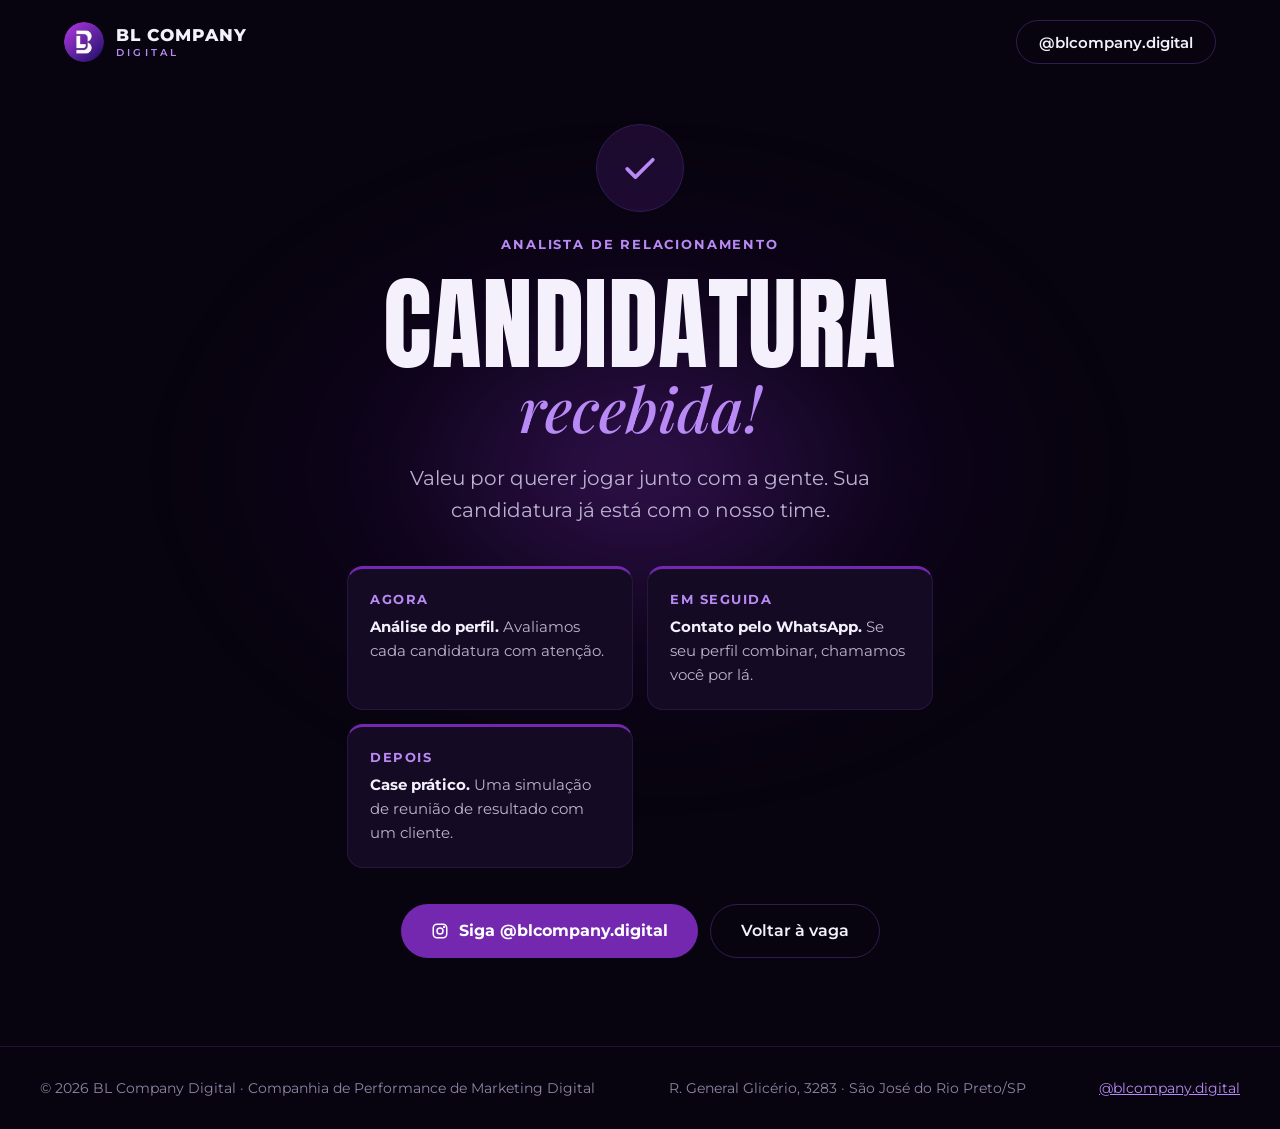
<file: relacionamento/obrigado/index.html>
<!doctype html>
<html lang="pt-BR">
<head>
<meta charset="utf-8">
<meta name="viewport" content="width=device-width, initial-scale=1">
<title>Candidatura recebida — Analista de Relacionamento | BL Company</title>
<meta name="description" content="Recebemos sua candidatura.">
<meta name="robots" content="noindex, nofollow">
<meta property="og:title" content="Candidatura recebida — Analista de Relacionamento | BL Company">
<meta property="og:description" content="Recebemos sua candidatura.">
<meta property="og:image" content="/img/quem-somos.jpg">
<meta name="theme-color" content="#08040F">
<link rel="icon" href="/favicon.ico" sizes="any">
<link rel="apple-touch-icon" href="/apple-touch-icon.png">
<link rel="preconnect" href="https://fonts.googleapis.com">
<link rel="preconnect" href="https://fonts.gstatic.com" crossorigin>
<link href="https://fonts.googleapis.com/css2?family=Anton&family=Montserrat:wght@400;500;600;700;800&family=Playfair+Display:ital,wght@1,500&display=swap" rel="stylesheet">
<link rel="stylesheet" href="/assets/style.css">
</head>
<body class="page">

<header class="site-header wrap">
  <a class="brand" href="/" aria-label="BL Company — vagas"><img src="/img/bl-avatar.png" alt="" width="40" height="40"><span><b>BL COMPANY</b><small>DIGITAL</small></span></a>
  <a class="btn btn-ghost" href="https://www.instagram.com/blcompany.digital/" target="_blank" rel="noopener">@blcompany.digital</a>
</header>

<main class="ty">
  <div class="glow" aria-hidden="true"></div>
  <div class="ty-content">
    <div class="check"><svg role="img" aria-label="Candidatura recebida" width="44" height="44" viewBox="0 0 24 24" fill="none" stroke="#B98AF5" stroke-width="2" stroke-linecap="round" stroke-linejoin="round"><path d="M5 12.5l4.5 4.5L19 7.5"/></svg></div>
    <span class="eyebrow">Analista de Relacionamento</span>
    <h1 class="display">Candidatura<span class="serif">recebida!</span></h1>
    <p class="lead" id="ty-lead">Valeu por querer jogar junto com a gente. Sua candidatura já está com o nosso time.</p>
    <div class="steps">
      <div class="step"><span>Agora</span><p><strong style="color:var(--text)">Análise do perfil.</strong> Avaliamos cada candidatura com atenção.</p></div>
      <div class="step"><span>Em seguida</span><p><strong style="color:var(--text)">Contato pelo WhatsApp.</strong> Se seu perfil combinar, chamamos você por lá.</p></div>
      <div class="step"><span>Depois</span><p><strong style="color:var(--text)">Case prático.</strong> Uma simulação de reunião de resultado com um cliente.</p></div>
    </div>
    <div class="actions">
      <a class="btn btn-primary" href="https://www.instagram.com/blcompany.digital/" target="_blank" rel="noopener"><svg aria-hidden="true" width="18" height="18" viewBox="0 0 24 24" fill="none" stroke="currentColor" stroke-width="2" stroke-linecap="round" stroke-linejoin="round"><rect x="3" y="3" width="18" height="18" rx="5"/><circle cx="12" cy="12" r="4"/><circle cx="17.5" cy="6.5" r="0.6" fill="currentColor"/></svg> Siga @blcompany.digital</a>
      <a class="btn btn-ghost" href="/relacionamento">Voltar à vaga</a>
    </div>
  </div>
</main>

<footer class="site-footer">
  <div class="wrap">
    <span>© 2026 BL Company Digital · Companhia de Performance de Marketing Digital</span>
    <span>R. General Glicério, 3283 · São José do Rio Preto/SP</span>
    <a href="https://www.instagram.com/blcompany.digital/" target="_blank" rel="noopener">@blcompany.digital</a>
  </div>
</footer>

<script>
(function () {
  var nome = '';
  try { nome = sessionStorage.getItem('bl_nome') || ''; sessionStorage.removeItem('bl_nome'); } catch (e) {}
  if (nome) document.getElementById('ty-lead').textContent = 'Valeu, ' + nome + '! Sua candidatura já está com o nosso time.';
  window.dataLayer = window.dataLayer || [];
  window.dataLayer.push({ event: 'pagina_obrigado_candidatura', vaga: 'Analista de Relacionamento' });
})();
</script>
</body>
</html>
</file>
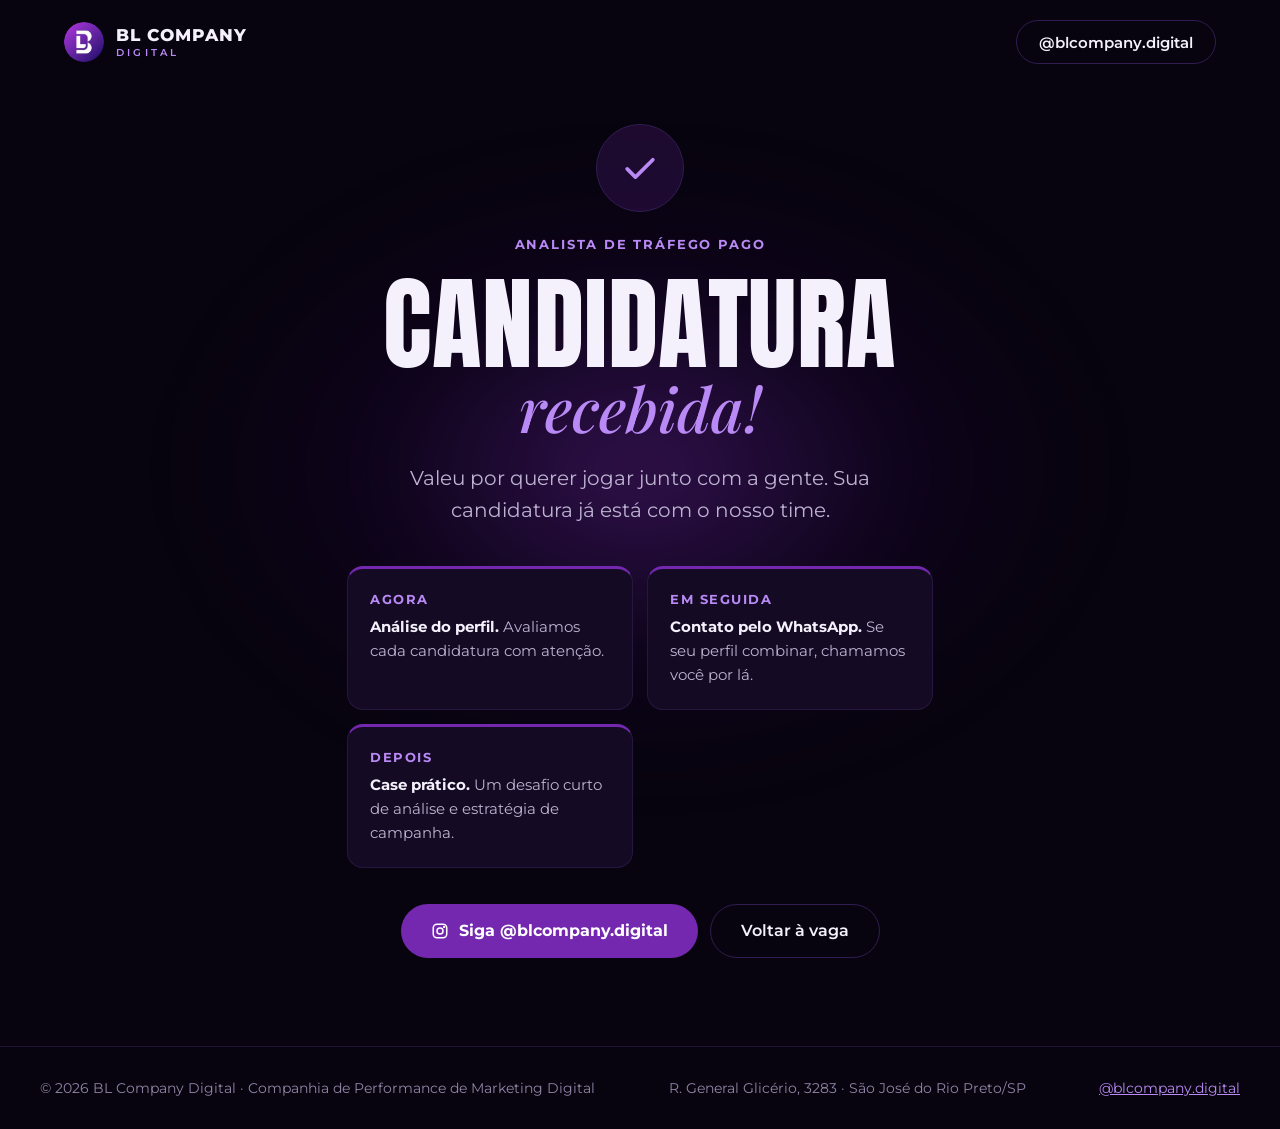
<file: trafego-pago/obrigado/index.html>
<!doctype html>
<html lang="pt-BR">
<head>
<meta charset="utf-8">
<meta name="viewport" content="width=device-width, initial-scale=1">
<title>Candidatura recebida — Analista de Tráfego Pago | BL Company</title>
<meta name="description" content="Recebemos sua candidatura.">
<meta name="robots" content="noindex, nofollow">
<meta property="og:title" content="Candidatura recebida — Analista de Tráfego Pago | BL Company">
<meta property="og:description" content="Recebemos sua candidatura.">
<meta property="og:image" content="/img/quem-somos.jpg">
<meta name="theme-color" content="#08040F">
<link rel="icon" href="/favicon.ico" sizes="any">
<link rel="apple-touch-icon" href="/apple-touch-icon.png">
<link rel="preconnect" href="https://fonts.googleapis.com">
<link rel="preconnect" href="https://fonts.gstatic.com" crossorigin>
<link href="https://fonts.googleapis.com/css2?family=Anton&family=Montserrat:wght@400;500;600;700;800&family=Playfair+Display:ital,wght@1,500&display=swap" rel="stylesheet">
<link rel="stylesheet" href="/assets/style.css">
</head>
<body class="page">

<header class="site-header wrap">
  <a class="brand" href="/" aria-label="BL Company — vagas"><img src="/img/bl-avatar.png" alt="" width="40" height="40"><span><b>BL COMPANY</b><small>DIGITAL</small></span></a>
  <a class="btn btn-ghost" href="https://www.instagram.com/blcompany.digital/" target="_blank" rel="noopener">@blcompany.digital</a>
</header>

<main class="ty">
  <div class="glow" aria-hidden="true"></div>
  <div class="ty-content">
    <div class="check"><svg role="img" aria-label="Candidatura recebida" width="44" height="44" viewBox="0 0 24 24" fill="none" stroke="#B98AF5" stroke-width="2" stroke-linecap="round" stroke-linejoin="round"><path d="M5 12.5l4.5 4.5L19 7.5"/></svg></div>
    <span class="eyebrow">Analista de Tráfego Pago</span>
    <h1 class="display">Candidatura<span class="serif">recebida!</span></h1>
    <p class="lead" id="ty-lead">Valeu por querer jogar junto com a gente. Sua candidatura já está com o nosso time.</p>
    <div class="steps">
      <div class="step"><span>Agora</span><p><strong style="color:var(--text)">Análise do perfil.</strong> Avaliamos cada candidatura com atenção.</p></div>
      <div class="step"><span>Em seguida</span><p><strong style="color:var(--text)">Contato pelo WhatsApp.</strong> Se seu perfil combinar, chamamos você por lá.</p></div>
      <div class="step"><span>Depois</span><p><strong style="color:var(--text)">Case prático.</strong> Um desafio curto de análise e estratégia de campanha.</p></div>
    </div>
    <div class="actions">
      <a class="btn btn-primary" href="https://www.instagram.com/blcompany.digital/" target="_blank" rel="noopener"><svg aria-hidden="true" width="18" height="18" viewBox="0 0 24 24" fill="none" stroke="currentColor" stroke-width="2" stroke-linecap="round" stroke-linejoin="round"><rect x="3" y="3" width="18" height="18" rx="5"/><circle cx="12" cy="12" r="4"/><circle cx="17.5" cy="6.5" r="0.6" fill="currentColor"/></svg> Siga @blcompany.digital</a>
      <a class="btn btn-ghost" href="/trafego-pago">Voltar à vaga</a>
    </div>
  </div>
</main>

<footer class="site-footer">
  <div class="wrap">
    <span>© 2026 BL Company Digital · Companhia de Performance de Marketing Digital</span>
    <span>R. General Glicério, 3283 · São José do Rio Preto/SP</span>
    <a href="https://www.instagram.com/blcompany.digital/" target="_blank" rel="noopener">@blcompany.digital</a>
  </div>
</footer>

<script>
(function () {
  var nome = '';
  try { nome = sessionStorage.getItem('bl_nome') || ''; sessionStorage.removeItem('bl_nome'); } catch (e) {}
  if (nome) document.getElementById('ty-lead').textContent = 'Valeu, ' + nome + '! Sua candidatura já está com o nosso time.';
  window.dataLayer = window.dataLayer || [];
  window.dataLayer.push({ event: 'pagina_obrigado_candidatura', vaga: 'Analista de Tráfego Pago' });
})();
</script>
</body>
</html>
</file>
<file: assets/style.css>
:root{
  --bg:#08040F;--bg-2:#0E0719;--surface:#140A24;--surface-2:#1B0F30;
  --line:#21143A;--border:#2F1D52;
  --brand:#7328AF;--brand-hi:#8A36CF;--deep:#300060;
  --accent:#B98AF5;--lavender:#9B7FD6;
  --text:#F5F1FC;--muted:#BDB3D1;--faint:#8F85A6;
}
*{box-sizing:border-box}
html{scroll-behavior:smooth}
body{margin:0;background:var(--bg);color:var(--text);font-family:Montserrat,system-ui,sans-serif;overflow-x:hidden;-webkit-font-smoothing:antialiased}
a{color:var(--accent)}a:hover{color:#D3B6FF}
img{display:block;max-width:100%}
.wrap{max-width:1200px;margin:0 auto;width:100%}

/* brand */
.brand{display:inline-flex;align-items:center;gap:12px;color:var(--text);text-decoration:none}
.brand img{width:40px;height:40px;border-radius:50%}
.brand span{display:flex;flex-direction:column;line-height:1}
.brand b{font-weight:800;font-size:17px;letter-spacing:.06em}
.brand small{font-size:10px;font-weight:600;letter-spacing:.32em;color:var(--accent);margin-top:4px}

/* type */
.display{font-family:Anton,"Arial Narrow",sans-serif;font-stretch:condensed;overflow-wrap:break-word;font-weight:400;text-transform:uppercase;margin:0;letter-spacing:.005em}
.serif{font-family:"Playfair Display",Georgia,serif;font-style:italic;font-weight:500;text-transform:none;letter-spacing:0}
.eyebrow{font-size:13px;font-weight:700;letter-spacing:.14em;text-transform:uppercase;color:var(--accent)}
.lead{margin:0;font-size:clamp(17px,1.6vw,20px);line-height:1.6;color:var(--muted);max-width:580px}
h2.display{font-size:clamp(36px,4.5vw,58px);line-height:1}
h2 .serif{color:var(--accent)}

/* buttons */
.btn{display:inline-flex;align-items:center;justify-content:center;gap:10px;min-height:54px;padding:0 30px;border-radius:999px;font-weight:700;font-size:16px;text-decoration:none;border:0;cursor:pointer;font-family:inherit}
.btn-primary{background:var(--brand);color:#fff}.btn-primary:hover{background:var(--brand-hi);color:#fff}
.btn-primary:disabled{opacity:.6;cursor:progress}
.btn-ghost{border:1px solid var(--border);color:var(--text);font-weight:600;background:none}.btn-ghost:hover{background:var(--surface);color:var(--text)}

/* header */
.site-header{padding:20px 24px;display:flex;flex-wrap:wrap;gap:16px;align-items:center;justify-content:space-between}
.site-header .btn{min-height:44px;padding:0 22px;font-size:15px}

/* hero */
.hero{position:relative;padding:40px 24px 96px;display:flex;flex-wrap:wrap;gap:56px;align-items:center}
.glow{position:absolute;pointer-events:none;filter:blur(40px)}
.hero .glow{left:-12%;top:-5%;width:75%;height:100%;background:radial-gradient(closest-side,rgba(115,40,175,.45),rgba(48,0,96,.18) 60%,transparent)}
.hero-text{position:relative;flex:999 1 480px;min-width:0;display:flex;flex-direction:column;gap:26px}
.pills{display:flex;flex-wrap:wrap;gap:10px}
.pill{display:inline-flex;align-items:center;gap:10px;padding:8px 16px;border-radius:999px;border:1px solid var(--border);background:rgba(115,40,175,.14);font-size:14px;font-weight:600;color:#DCD3EC}
.pill i{width:8px;height:8px;border-radius:50%;background:var(--accent)}
.hero h1{font-size:clamp(40px,7.6vw,112px);line-height:.95;overflow-wrap:break-word;hyphens:auto}
.hero h1 .serif{display:block;font-size:.62em;line-height:1.15;color:var(--accent);margin-top:.08em}
.actions{display:flex;flex-wrap:wrap;gap:12px}
.hero-art{position:relative;flex:1 1 300px;max-width:400px;margin:0 auto}
.hero-art img{width:100%;aspect-ratio:3/4;object-fit:cover;border-radius:22px;border:1px solid var(--border);box-shadow:0 30px 90px rgba(115,40,175,.45)}
.hero-art .tag{position:absolute;left:-18px;bottom:28px;background:var(--bg-2);border:1px solid var(--border);border-radius:16px;padding:14px 18px;display:flex;flex-direction:column;gap:2px;box-shadow:0 12px 40px rgba(0,0,0,.5)}
.hero-art .tag b{font-family:Anton,sans-serif;font-weight:400;font-size:30px;line-height:1;color:var(--accent)}
.hero-art .tag span{font-size:13px;color:var(--muted)}

/* stats */
.stats{border-top:1px solid var(--line);border-bottom:1px solid var(--line);background:var(--bg-2)}
.stats .wrap{display:grid;grid-template-columns:repeat(auto-fit,minmax(200px,1fr))}
.stat{padding:32px 24px;display:flex;flex-direction:column;gap:6px;border-right:1px solid var(--line)}
.stat:last-child{border-right:0}
.stat b{font-family:Anton,sans-serif;font-weight:400;font-size:clamp(34px,4vw,46px);line-height:1}
.stat span{font-size:14px;color:var(--muted)}

/* blocks */
section.block{border-top:1px solid var(--line);padding:88px 24px}
.stats + section.block{border-top:0}
.block-inner{display:flex;flex-direction:column;gap:36px}
.block-head{display:flex;flex-wrap:wrap;gap:16px;justify-content:space-between;align-items:flex-end}
.block-head>div{display:flex;flex-direction:column;gap:10px}

.split{display:flex;flex-wrap:wrap;gap:24px}
.list-card{flex:1 1 340px;background:var(--surface);border:1px solid var(--border);border-radius:20px;padding:32px;display:flex;flex-direction:column;gap:18px}
.list-card h3{margin:0;font-size:20px;font-weight:700}
.list-card ul{margin:0;padding:0;list-style:none;display:flex;flex-direction:column;gap:14px}
.list-card li{display:flex;gap:12px;font-size:15px;line-height:1.55;color:var(--muted)}
.list-card li svg{flex:0 0 20px;margin-top:2px}
.list-card li strong{color:var(--text);font-weight:600}
.list-card.alt{background:linear-gradient(160deg,#2A0F4D,#140A24 70%)}

.perks{display:grid;grid-template-columns:repeat(auto-fit,minmax(240px,1fr));gap:16px}
.perk{background:var(--surface);border:1px solid #26173F;border-radius:18px;padding:26px;display:flex;flex-direction:column;gap:10px}
.perk b{font-family:Anton,sans-serif;font-weight:400;font-size:34px;line-height:1;color:var(--accent)}
.perk h3,.step h3{margin:0;font-size:18px;font-weight:700}
.perk p,.step p{margin:0;font-size:15px;line-height:1.6;color:var(--muted)}

.gallery{display:grid;grid-template-columns:repeat(auto-fill,minmax(170px,1fr));gap:14px}
.card{position:relative;display:block;overflow:hidden;border-radius:16px;aspect-ratio:3/4;background:var(--surface)}
.card img{width:100%;height:100%;object-fit:cover;transition:transform .5s ease}
.card:hover img{transform:scale(1.04)}

.steps{display:grid;grid-template-columns:repeat(auto-fit,minmax(220px,1fr));gap:24px}
.step{border-top:3px solid var(--brand);padding-top:20px;display:flex;flex-direction:column;gap:8px}
.step span{font-size:13px;font-weight:700;letter-spacing:.12em;text-transform:uppercase;color:var(--accent)}

/* form */
#form{position:relative;padding-bottom:112px}
#form .glow{right:0;top:10%;width:60%;height:70%;background:radial-gradient(closest-side,rgba(115,40,175,.32),transparent);filter:blur(50px)}
.form-layout{position:relative;display:flex;flex-wrap:wrap;gap:56px}
.form-intro{flex:1 1 320px;display:flex;flex-direction:column;gap:20px}
.form-intro h2{font-size:clamp(44px,6vw,80px);line-height:.95}
.form-intro h2 .serif{display:block;font-size:.7em;margin-top:.1em}
.form-box{flex:999 1 520px;min-width:0;background:var(--bg-2);border:1px solid var(--border);border-radius:22px;padding:clamp(24px,4vw,40px)}
form{display:grid;grid-template-columns:repeat(auto-fit,minmax(220px,1fr));gap:20px}
.field{display:flex;flex-direction:column;gap:8px}
.full{grid-column:1/-1}
label,legend{font-size:14px;font-weight:600;color:#DCD3EC}
input,select,textarea{font:inherit;color:var(--text);background:#110920;border:1px solid #33215A;border-radius:12px;padding:14px 16px;width:100%;min-height:48px}
input::placeholder,textarea::placeholder{color:var(--faint)}
input:focus,select:focus,textarea:focus{outline:2px solid var(--brand-hi);outline-offset:1px;border-color:var(--brand-hi)}
select option{background:#110920}
textarea{resize:vertical}
fieldset{border:0;padding:0;margin:0}
legend{margin-bottom:10px}
.chips{display:flex;flex-wrap:wrap;gap:10px}
.chip{display:inline-flex;align-items:center;gap:8px;min-height:44px;padding:0 16px;border-radius:999px;background:var(--surface-2);border:1px solid var(--border);cursor:pointer;font-weight:500;color:var(--text)}
.chip input{width:18px;height:18px;min-height:0;padding:0;accent-color:var(--brand-hi)}
.error{margin:0;padding:12px 16px;border-radius:12px;background:#2D0F35;color:#F3BEFF;font-size:14px}
.note{margin:0;font-size:13px;color:var(--faint);line-height:1.5}
[hidden]{display:none!important}

/* thank you */
.ty{position:relative;flex:1;display:flex;align-items:center;padding:40px 24px 88px}
.ty .glow{left:50%;top:40%;width:min(900px,120vw);height:600px;transform:translate(-50%,-50%);background:radial-gradient(closest-side,rgba(115,40,175,.4),rgba(48,0,96,.14) 60%,transparent)}
.ty-content{position:relative;max-width:780px;margin:0 auto;display:flex;flex-direction:column;align-items:center;text-align:center;gap:24px}
.check{width:88px;height:88px;border-radius:50%;background:rgba(115,40,175,.2);border:1px solid var(--border);display:flex;align-items:center;justify-content:center}
.ty h1{font-size:clamp(48px,8vw,104px);line-height:.95}
.ty h1 .serif{display:block;font-size:.6em;color:var(--accent);margin-top:.1em}
.ty .steps{width:100%;margin-top:16px;text-align:left;gap:14px}
.ty .step{background:var(--surface);border:1px solid #26173F;border-top:3px solid var(--brand);border-radius:16px;padding:22px}
.ty .actions{justify-content:center;margin-top:12px}
.page{min-height:100vh;display:flex;flex-direction:column}

/* jobs index */
.jobs{display:grid;grid-template-columns:repeat(auto-fit,minmax(300px,1fr));gap:20px}
.job{display:flex;flex-direction:column;gap:16px;background:var(--surface);border:1px solid var(--border);border-radius:22px;padding:32px;text-decoration:none;color:var(--text);transition:border-color .2s,transform .2s}
.job:hover{border-color:var(--brand-hi);transform:translateY(-2px);color:var(--text)}
.job h2{font-family:Anton,sans-serif;font-weight:400;text-transform:uppercase;font-size:clamp(30px,3.4vw,40px);line-height:1;margin:0}
.job p{margin:0;font-size:15px;line-height:1.6;color:var(--muted)}
.job .go{margin-top:auto;font-weight:700;color:var(--accent)}

footer.site-footer{border-top:1px solid var(--line);padding:32px 24px}
footer.site-footer .wrap{display:flex;flex-wrap:wrap;gap:16px;justify-content:space-between;align-items:center;font-size:14px;color:var(--faint)}

@media (max-width:640px){
  .hero-art .tag{left:12px}
  .stat{border-right:0;border-bottom:1px solid var(--line)}
}

/* upload de currículo */
.upload{position:relative;display:flex;align-items:center;gap:16px;min-height:76px;padding:16px 20px;border:1.5px dashed #4A3378;border-radius:14px;background:#110920;cursor:pointer;transition:border-color .2s,background .2s;font-weight:400}
.upload:hover{border-color:var(--brand-hi);background:#160C2A}
.upload:focus-within{outline:2px solid var(--brand-hi);outline-offset:1px}
.upload input{position:absolute;inset:0;width:100%;height:100%;opacity:0;cursor:pointer;min-height:0;padding:0}
.upload svg{flex:0 0 28px}
.upload-text{display:flex;flex-direction:column;gap:4px;min-width:0}
.upload-text strong{font-size:15px;font-weight:600;color:var(--text);overflow-wrap:anywhere}
.upload-text small{font-size:13px;color:var(--faint)}
.upload.has-file{border-style:solid;border-color:var(--brand-hi);background:rgba(115,40,175,.14)}
</file>
